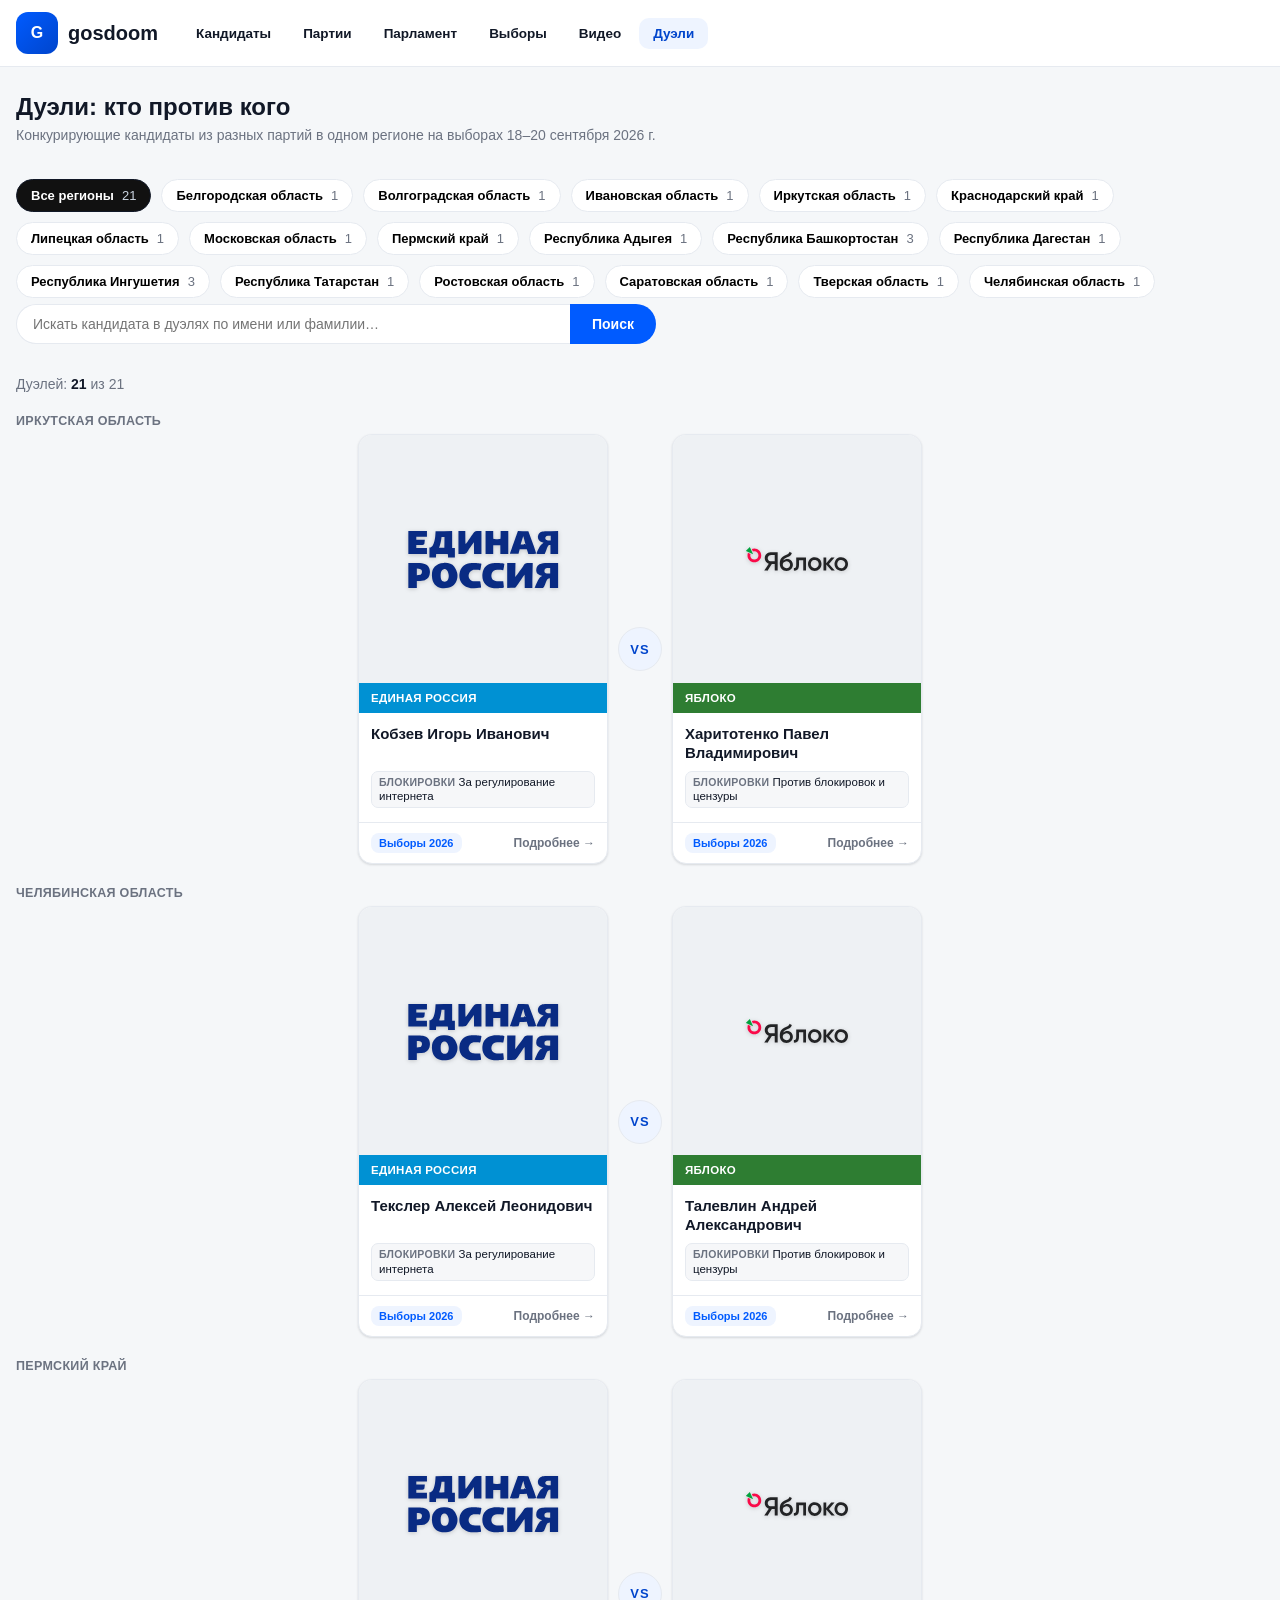
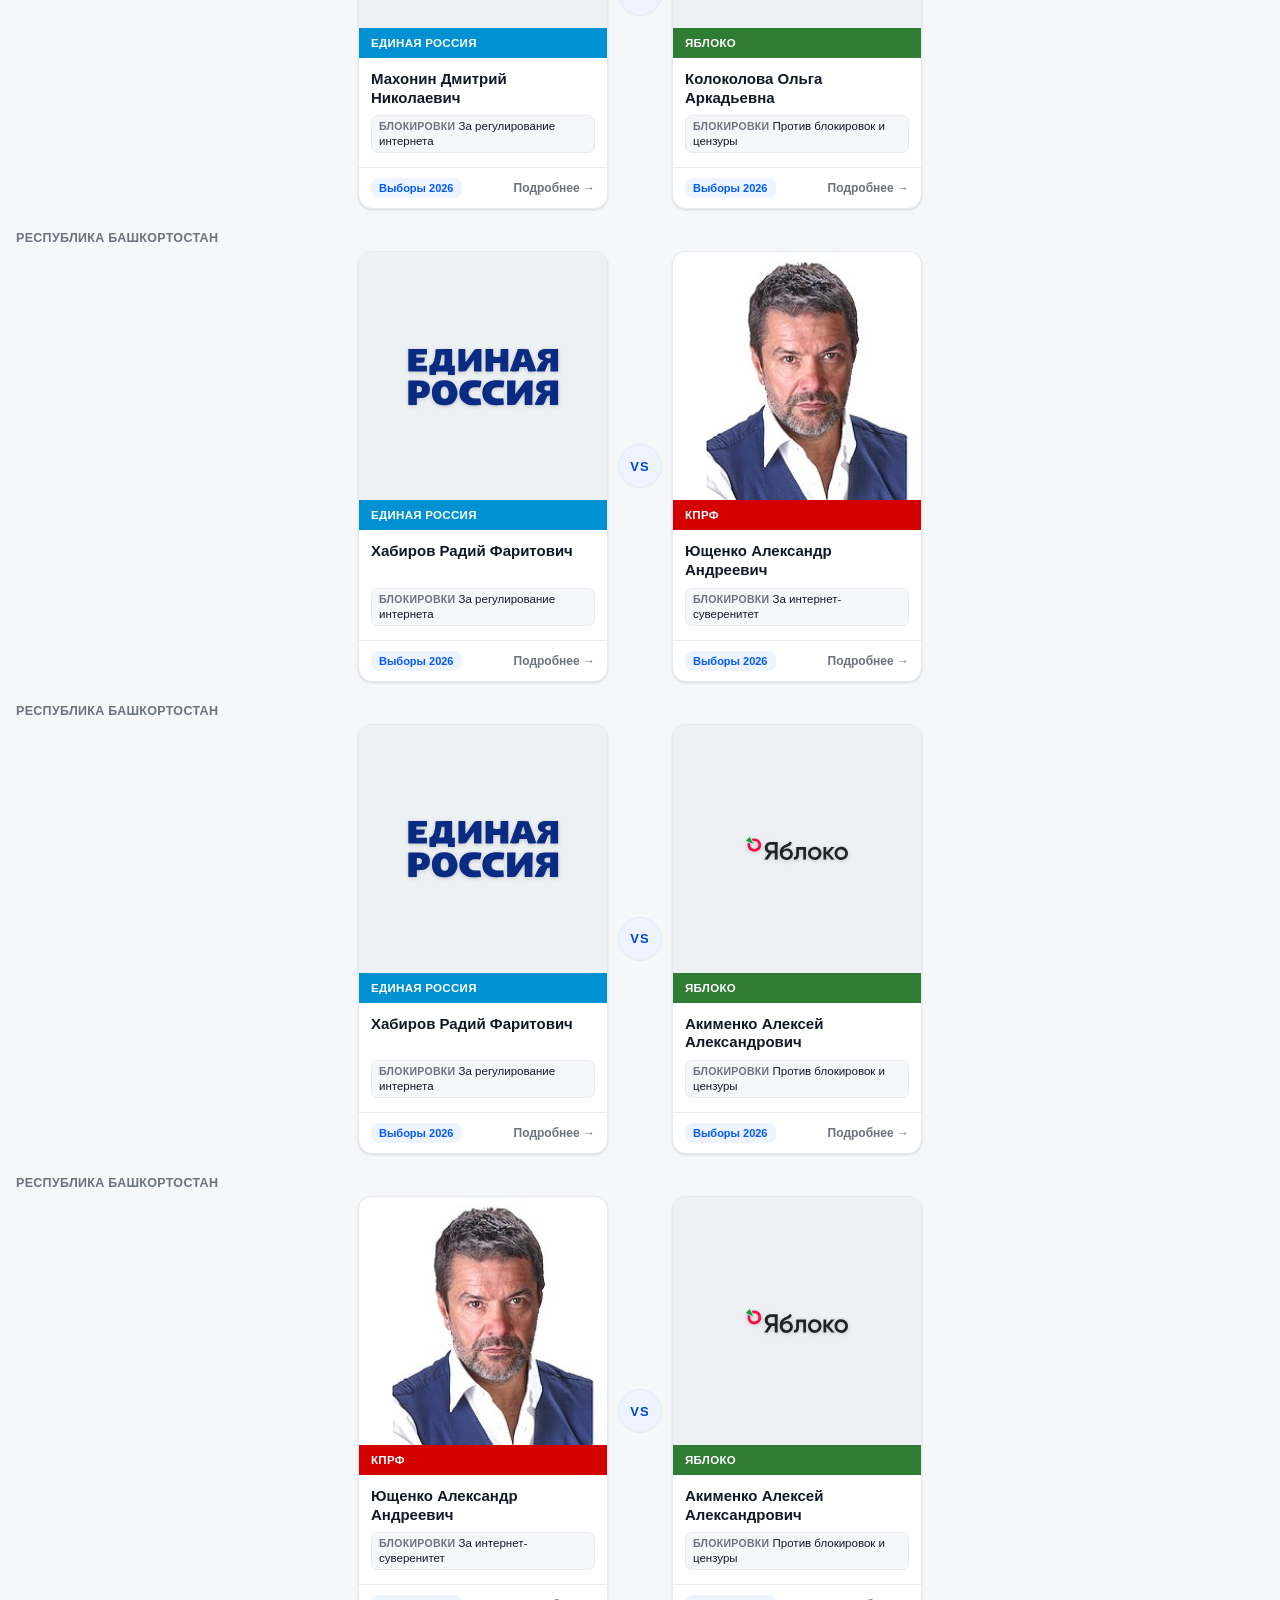
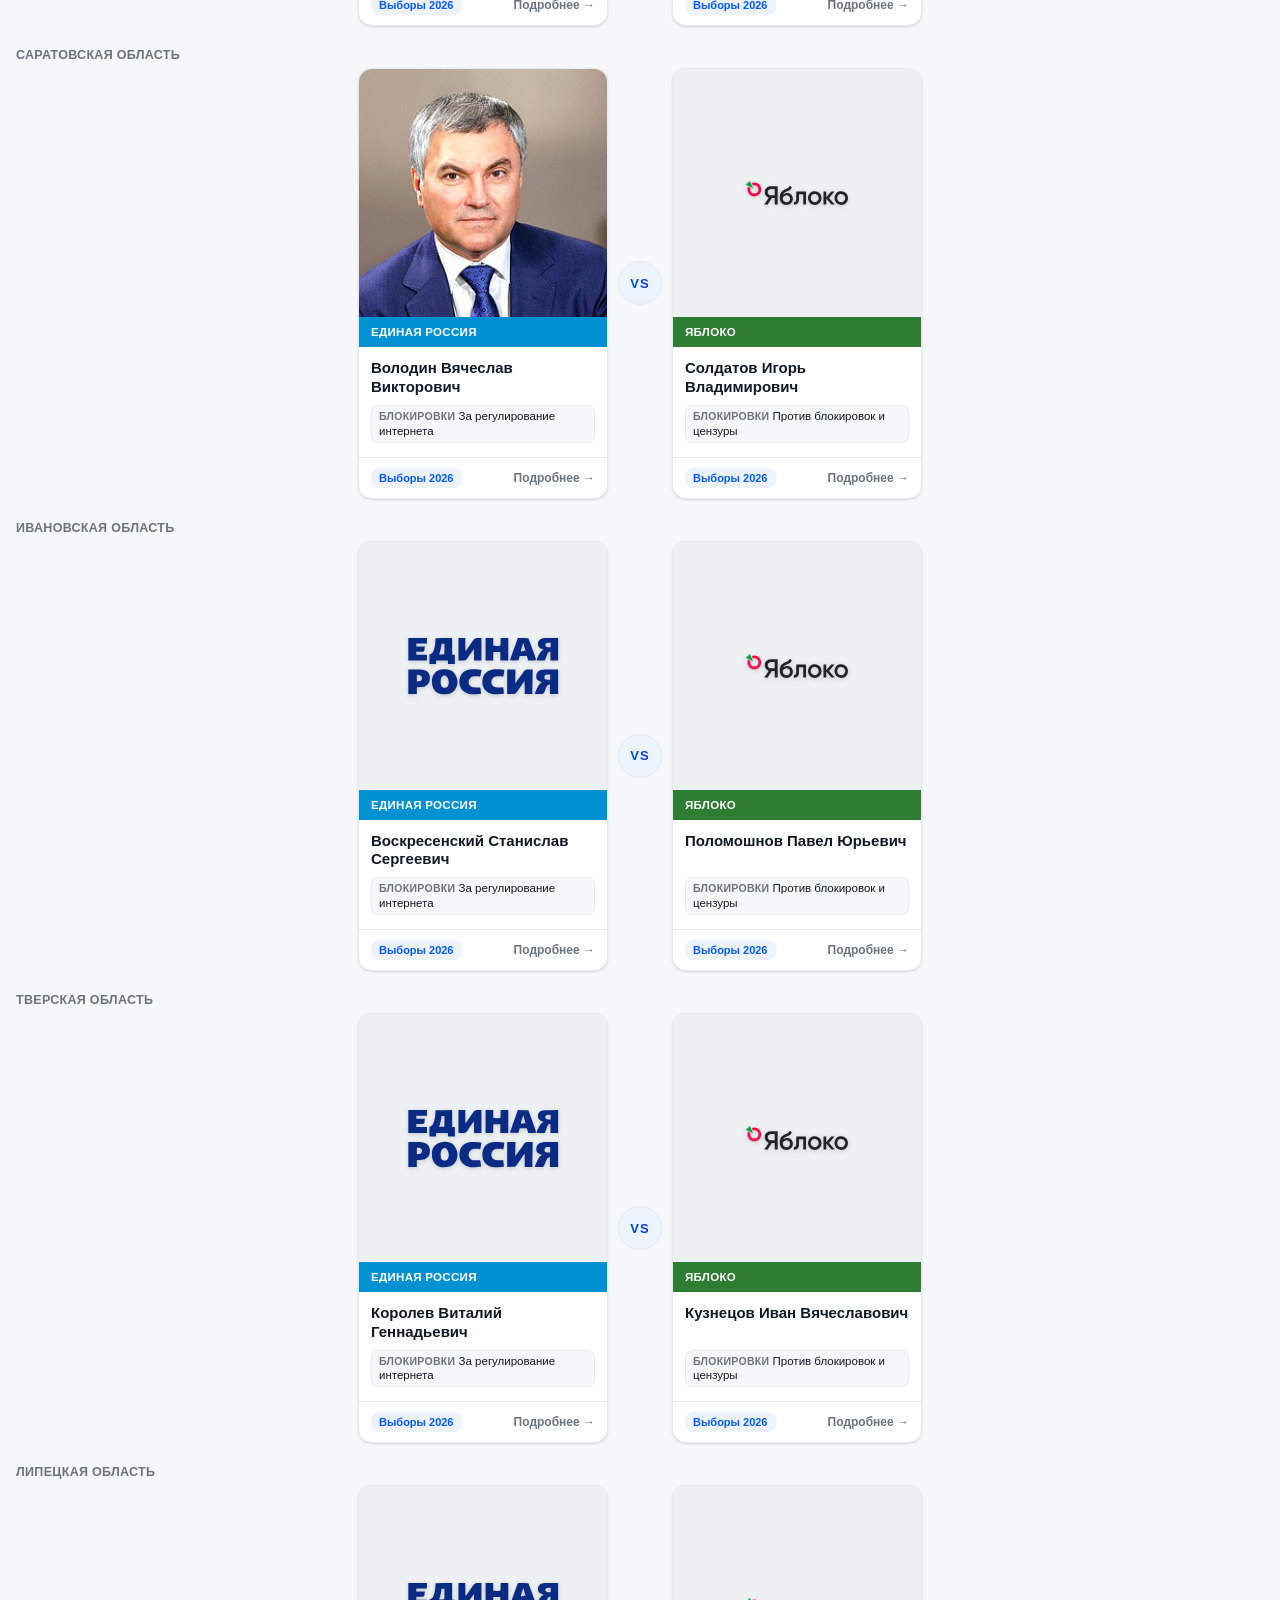
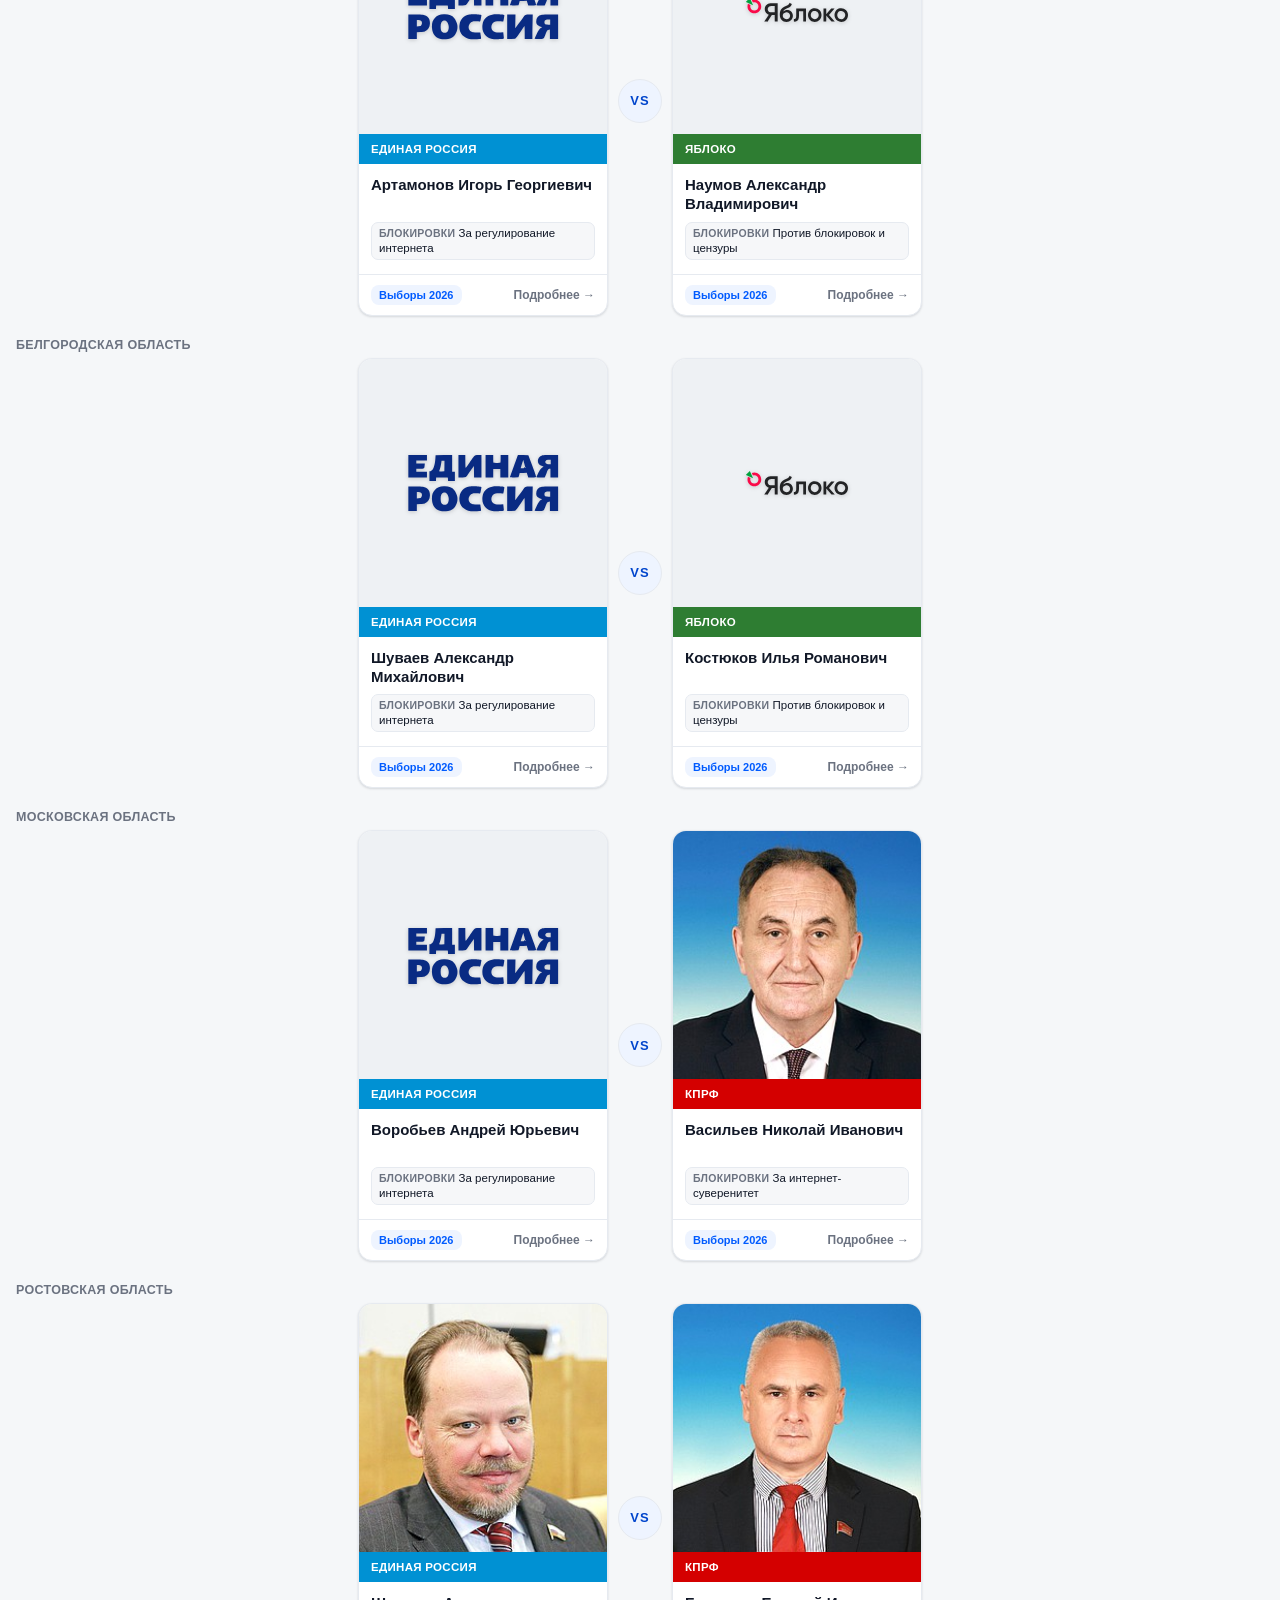
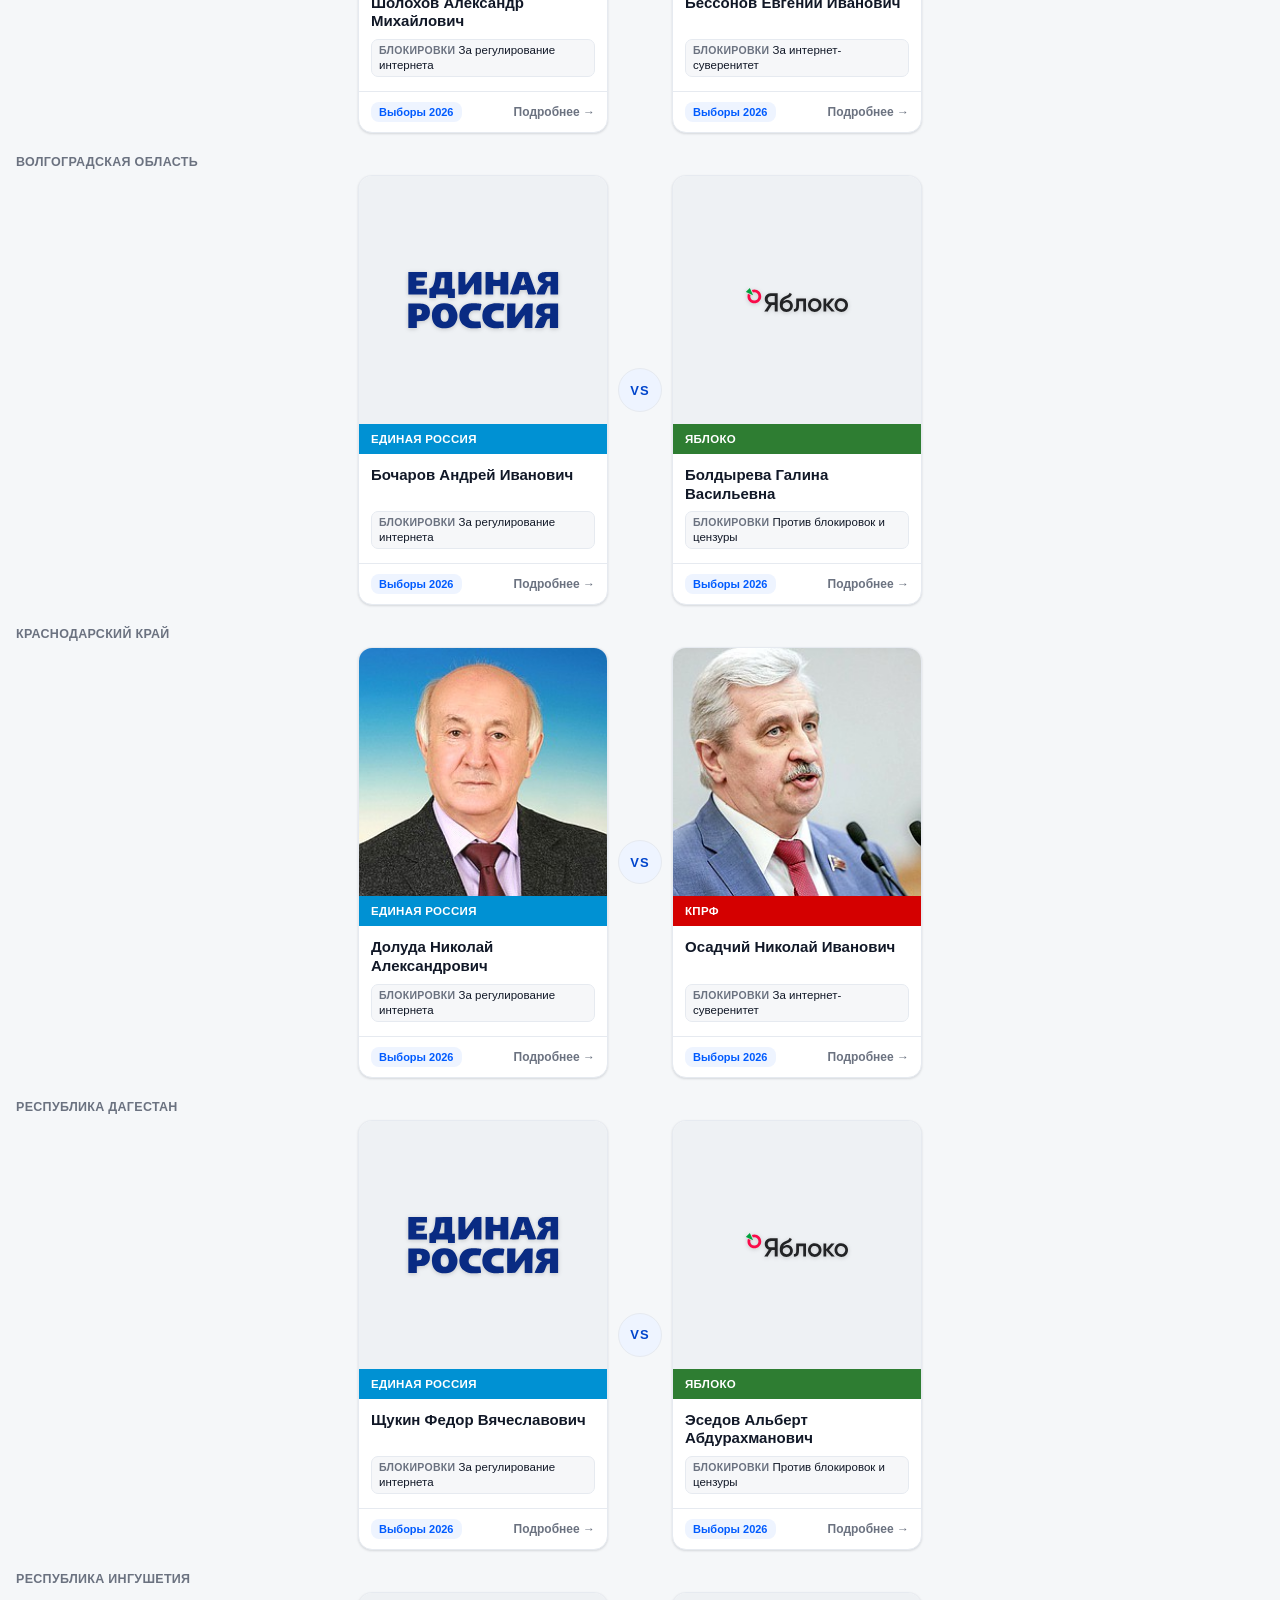
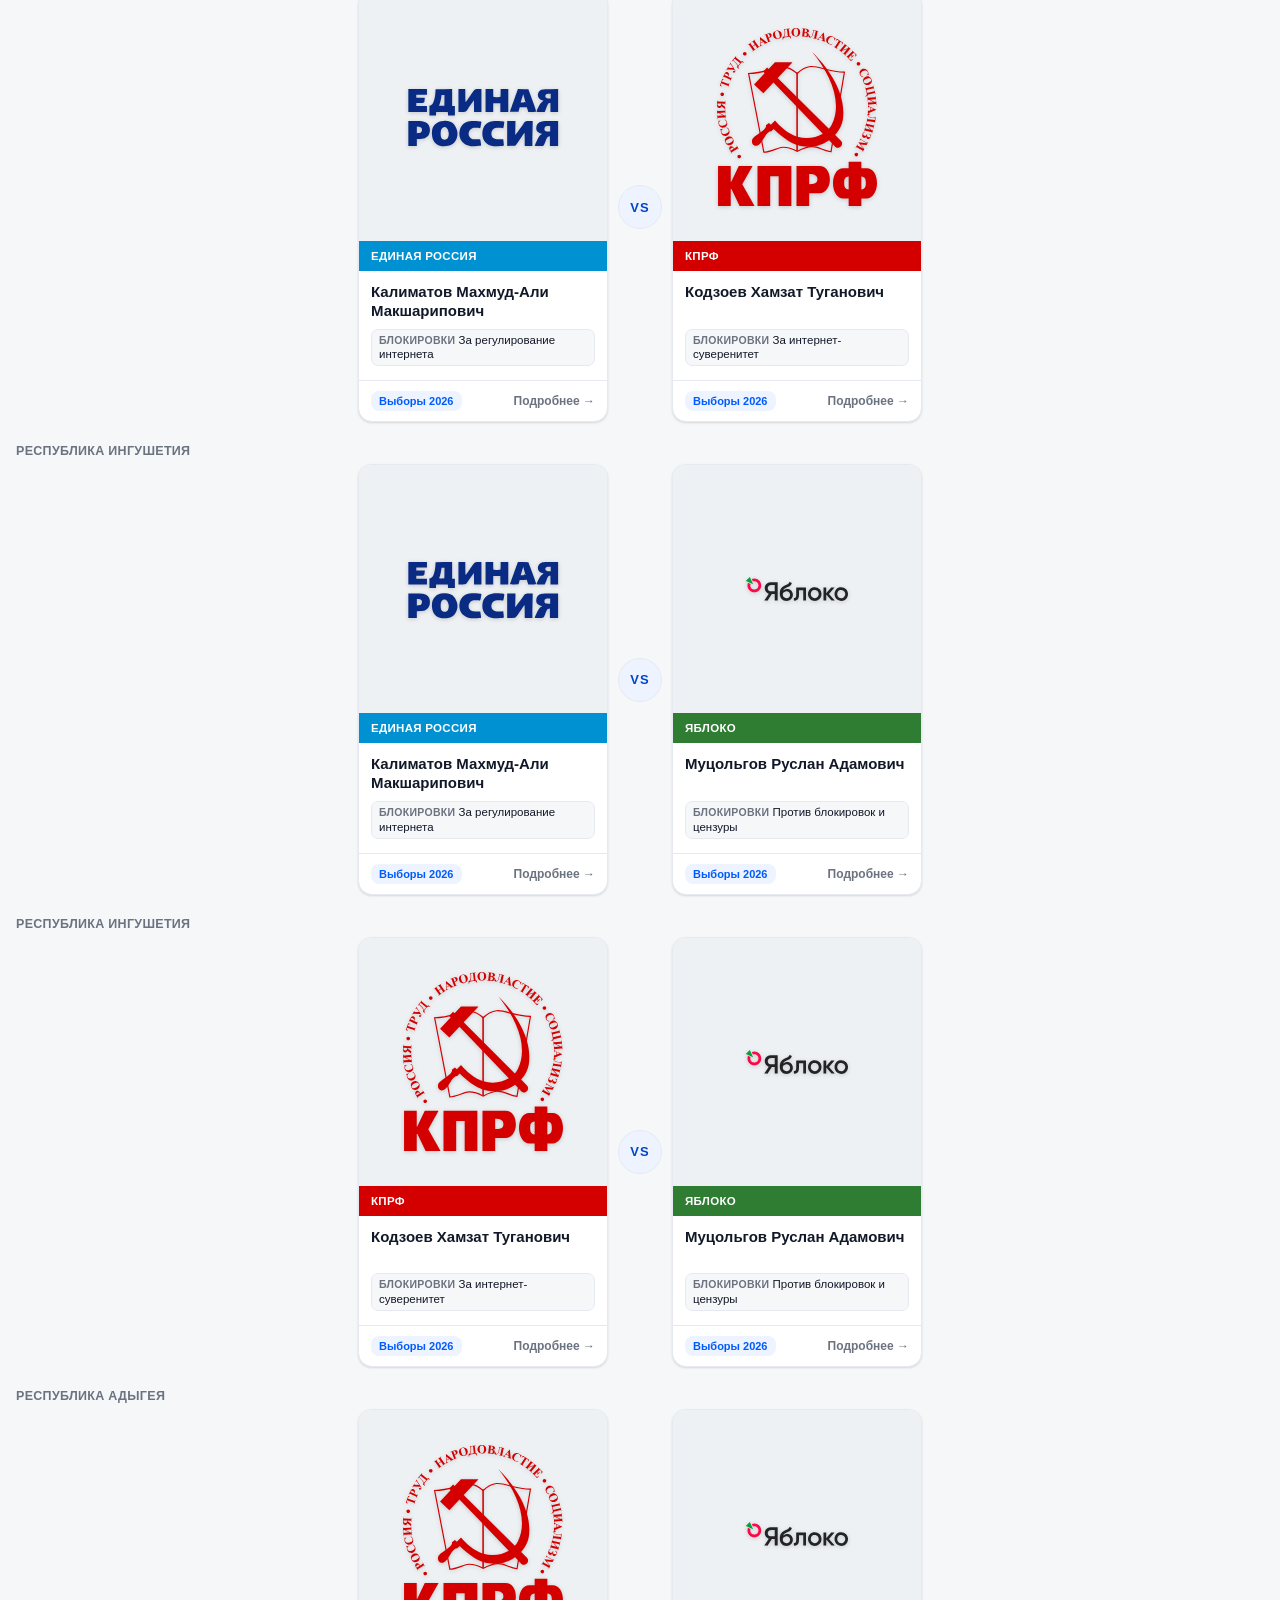
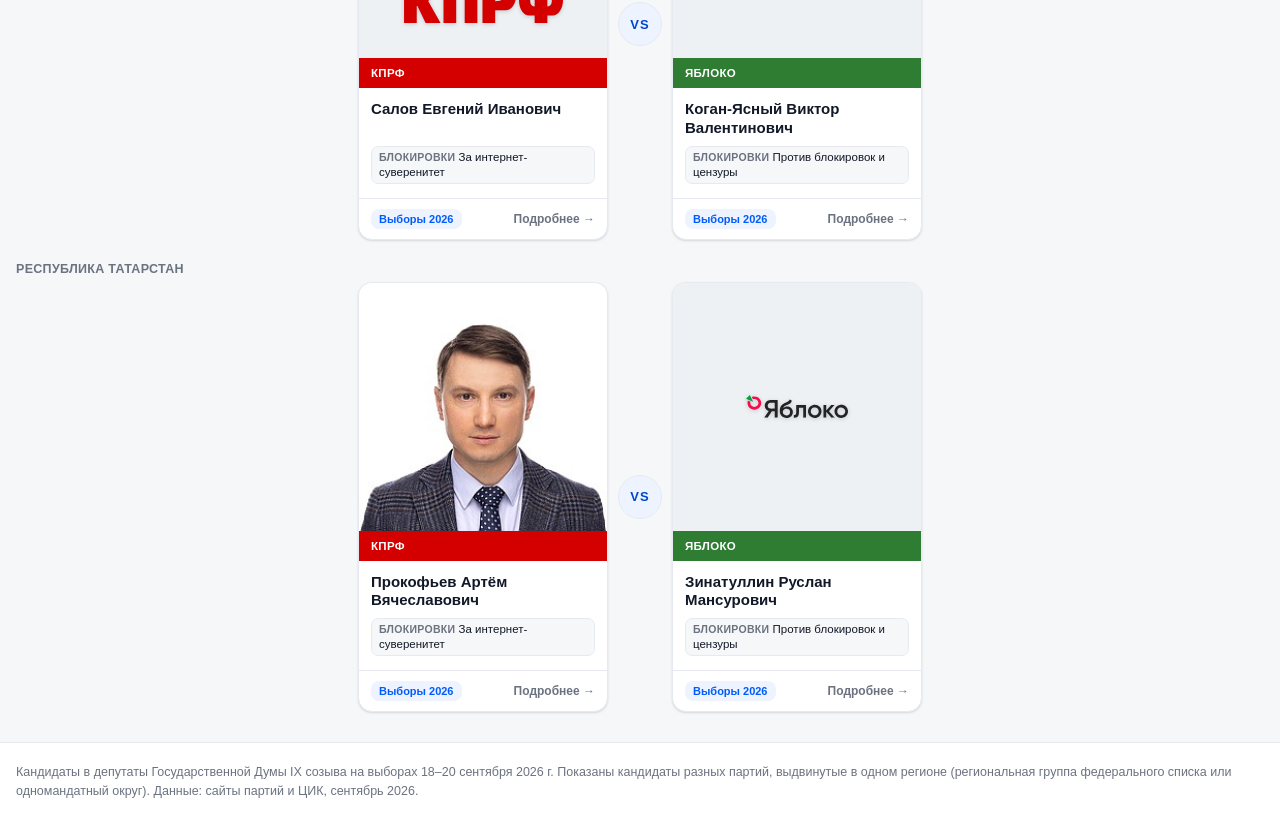
<file: docs/duels.html>
<!DOCTYPE html>
<html lang="ru">
<head>
  <meta charset="UTF-8">
  <meta name="viewport" content="width=device-width, initial-scale=1.0">
  <title>Дуэли кандидатов — кто против кого | ГосДума Маркет</title>
  <link rel="stylesheet" href="static/css/style.css?v=10"></head>
<body>

  <header class="topbar">
    <div class="container topbar__inner">
      <a href="index.html" class="logo">
        <span class="logo__mark">G</span>
        <span class="logo__text">gosdoom</span>
      </a>
      <nav class="topnav" aria-label="Разделы сайта">
        <a href="index.html" class="topnav__link">Кандидаты</a>
        <a href="parties.html" class="topnav__link">Партии</a>
        <a href="parliament.html" class="topnav__link">Парламент</a>
        <a href="process.html" class="topnav__link">Выборы</a>
        <a href="video.html" class="topnav__link">Видео</a>
        <a href="duels.html" class="topnav__link topnav__link--active">Дуэли</a>
      </nav>
    </div>
  </header>

  <main class="container">
    <section class="page-head">
      <h1 class="page-head__title">Дуэли: кто против кого</h1>
      <p class="page-head__sub">Конкурирующие кандидаты из разных партий в одном регионе на выборах 18–20 сентября 2026 г.</p>
    </section>

    <section class="filters">
      <div class="chips" id="duel-region-chips"></div>
    </section>

    <form class="search" id="duel-search-form" autocomplete="off" style="margin:0 0 18px">
      <input id="duel-search-input" type="text" placeholder="Искать кандидата в дуэлях по имени или фамилии…" aria-label="Поиск по кандидату">
      <button type="submit" class="search__btn" aria-label="Найти">Поиск</button>
    </form>

    <section class="toolbar">
      <span class="toolbar__count" id="duel-result-count">…</span>
    </section>

    <section class="duel-list" id="duel-list"></section>

    <div class="empty hidden" id="duel-empty">
      В этом регионе нет данных о соперничестве кандидатов из разных партий.
    </div>
  </main>

  <div class="modal-backdrop hidden" id="modal-backdrop">
    <div class="modal" id="modal" role="dialog" aria-modal="true"></div>
  </div>

  <footer class="footer">
    <div class="container">
      Кандидаты в депутаты Государственной Думы IX созыва на выборах 18–20 сентября 2026 г.
      Показаны кандидаты разных партий, выдвинутые в одном регионе (региональная группа федерального списка или одномандатный округ).
      Данные: сайты партий и ЦИК, сентябрь 2026.
    </div>
  </footer>

  <script src="static/js/duels.js?v=3"></script>
</body>
</html>
</file>
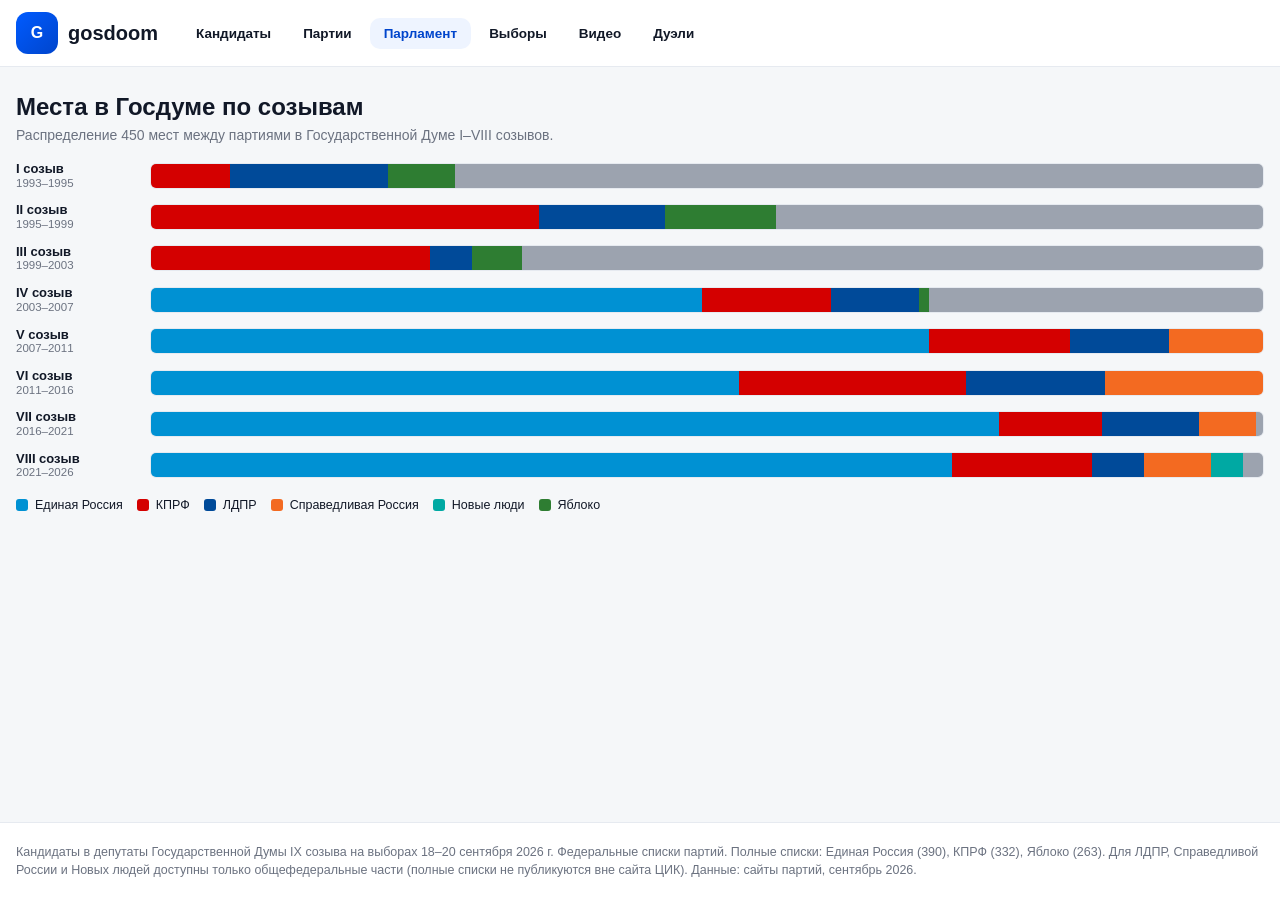
<file: docs/parliament.html>
<!DOCTYPE html>
<html lang="ru">
<head>
  <meta charset="UTF-8">
  <meta name="viewport" content="width=device-width, initial-scale=1.0">
  <title>Места в Госдуме по созывам | ГосДума Маркет</title>
  <link rel="stylesheet" href="static/css/style.css?v=10">
</head>
<body>

  <header class="topbar">
    <div class="container topbar__inner">
      <a href="index.html" class="logo">
        <span class="logo__mark">G</span>
        <span class="logo__text">gosdoom</span>
      </a>
      <nav class="topnav" aria-label="Разделы сайта">
        <a href="index.html" class="topnav__link">Кандидаты</a>
        <a href="parties.html" class="topnav__link">Партии</a>
        <a href="parliament.html" class="topnav__link topnav__link--active">Парламент</a>
        <a href="process.html" class="topnav__link">Выборы</a>
        <a href="video.html" class="topnav__link">Видео</a>
        <a href="duels.html" class="topnav__link">Дуэли</a>
      </nav>
    </div>
  </header>

  <main class="container">
    <section class="page-head">
      <h1 class="page-head__title">Места в Госдуме по созывам</h1>
      <p class="page-head__sub">Распределение 450 мест между партиями в Государственной Думе I–VIII созывов.</p>
    </section>

    <section id="parliament-chart"></section>
  </main>

  <footer class="footer">
    <div class="container">
      Кандидаты в депутаты Государственной Думы IX созыва на выборах 18–20 сентября 2026 г. Федеральные списки партий.
      Полные списки: Единая Россия (390), КПРФ (332), Яблоко (263). Для ЛДПР, Справедливой России и Новых людей
      доступны только общефедеральные части (полные списки не публикуются вне сайта ЦИК). Данные: сайты партий, сентябрь 2026.
    </div>
  </footer>

  <script src="static/js/party-info.js?v=2"></script>
  <script>
    PartyInfo.renderParliament(document.getElementById("parliament-chart"));
  </script>
</body>
</html>
</file>
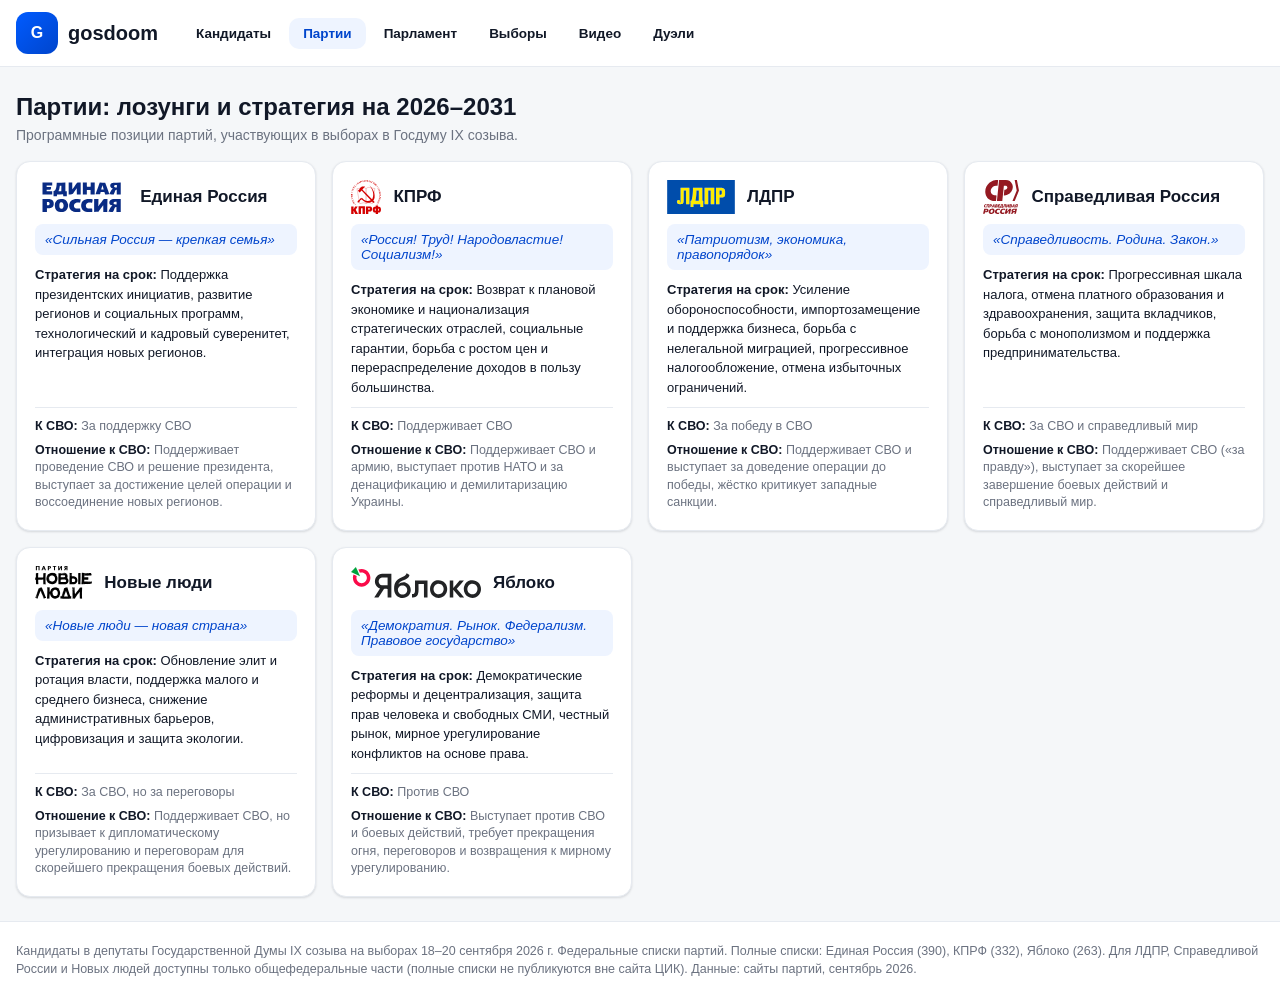
<file: docs/parties.html>
<!DOCTYPE html>
<html lang="ru">
<head>
  <meta charset="UTF-8">
  <meta name="viewport" content="width=device-width, initial-scale=1.0">
  <title>Партии — лозунги и стратегия | ГосДума Маркет</title>
  <link rel="stylesheet" href="static/css/style.css?v=10">
</head>
<body>

  <header class="topbar">
    <div class="container topbar__inner">
      <a href="index.html" class="logo">
        <span class="logo__mark">G</span>
        <span class="logo__text">gosdoom</span>
      </a>
      <nav class="topnav" aria-label="Разделы сайта">
        <a href="index.html" class="topnav__link">Кандидаты</a>
        <a href="parties.html" class="topnav__link topnav__link--active">Партии</a>
        <a href="parliament.html" class="topnav__link">Парламент</a>
        <a href="process.html" class="topnav__link">Выборы</a>
        <a href="video.html" class="topnav__link">Видео</a>
        <a href="duels.html" class="topnav__link">Дуэли</a>
      </nav>
    </div>
  </header>

  <main class="container">
    <section class="page-head">
      <h1 class="page-head__title">Партии: лозунги и стратегия на 2026–2031</h1>
      <p class="page-head__sub">Программные позиции партий, участвующих в выборах в Госдуму IX созыва.</p>
    </section>

    <section class="info-grid" id="parties-list"></section>
  </main>

  <footer class="footer">
    <div class="container">
      Кандидаты в депутаты Государственной Думы IX созыва на выборах 18–20 сентября 2026 г. Федеральные списки партий.
      Полные списки: Единая Россия (390), КПРФ (332), Яблоко (263). Для ЛДПР, Справедливой России и Новых людей
      доступны только общефедеральные части (полные списки не публикуются вне сайта ЦИК). Данные: сайты партий, сентябрь 2026.
    </div>
  </footer>

  <script src="static/js/party-info.js?v=4"></script>
  <script>
    PartyInfo.renderParties(document.getElementById("parties-list"));
  </script>
</body>
</html>
</file>
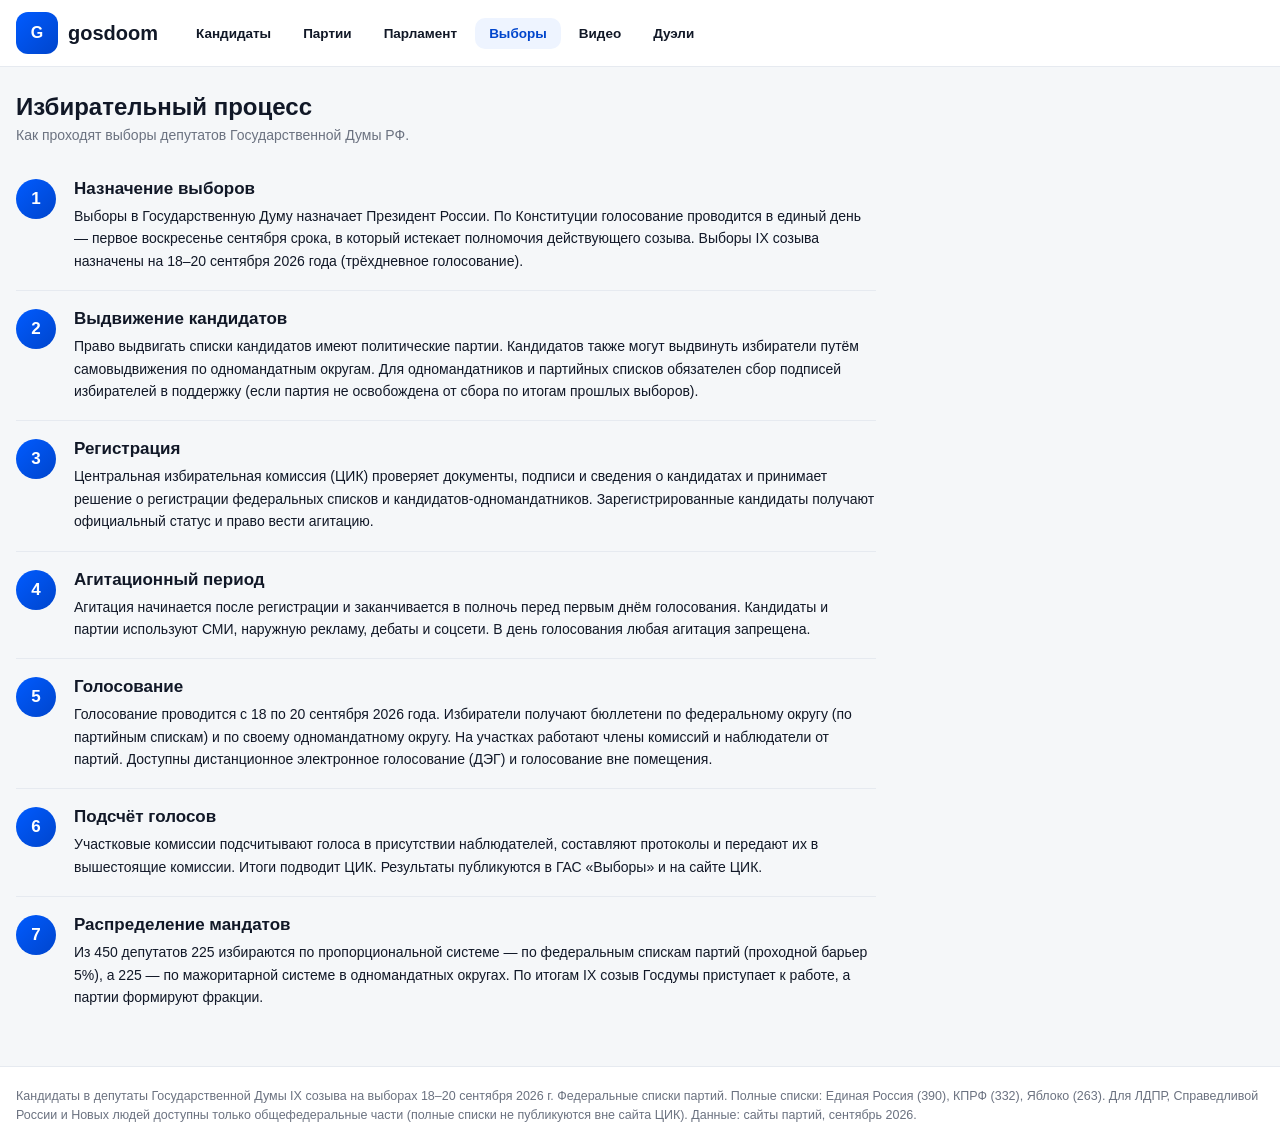
<file: docs/process.html>
<!DOCTYPE html>
<html lang="ru">
<head>
  <meta charset="UTF-8">
  <meta name="viewport" content="width=device-width, initial-scale=1.0">
  <title>Избирательный процесс | ГосДума Маркет</title>
  <link rel="stylesheet" href="static/css/style.css?v=10">
</head>
<body>

  <header class="topbar">
    <div class="container topbar__inner">
      <a href="index.html" class="logo">
        <span class="logo__mark">G</span>
        <span class="logo__text">gosdoom</span>
      </a>
      <nav class="topnav" aria-label="Разделы сайта">
        <a href="index.html" class="topnav__link">Кандидаты</a>
        <a href="parties.html" class="topnav__link">Партии</a>
        <a href="parliament.html" class="topnav__link">Парламент</a>
        <a href="process.html" class="topnav__link topnav__link--active">Выборы</a>
        <a href="video.html" class="topnav__link">Видео</a>
        <a href="duels.html" class="topnav__link">Дуэли</a>
      </nav>
    </div>
  </header>

  <main class="container">
    <section class="page-head">
      <h1 class="page-head__title">Избирательный процесс</h1>
      <p class="page-head__sub">Как проходят выборы депутатов Государственной Думы РФ.</p>
    </section>

    <section class="process">
      <ol class="process__list">
        <li class="process__step">
          <div class="process__step-num">1</div>
          <div class="process__step-body">
            <h2>Назначение выборов</h2>
            <p>Выборы в Государственную Думу назначает Президент России. По Конституции голосование проводится в единый день — первое воскресенье сентября срока, в который истекает полномочия действующего созыва. Выборы IX созыва назначены на 18–20 сентября 2026 года (трёхдневное голосование).</p>
          </div>
        </li>
        <li class="process__step">
          <div class="process__step-num">2</div>
          <div class="process__step-body">
            <h2>Выдвижение кандидатов</h2>
            <p>Право выдвигать списки кандидатов имеют политические партии. Кандидатов также могут выдвинуть избиратели путём самовыдвижения по одномандатным округам. Для одномандатников и партийных списков обязателен сбор подписей избирателей в поддержку (если партия не освобождена от сбора по итогам прошлых выборов).</p>
          </div>
        </li>
        <li class="process__step">
          <div class="process__step-num">3</div>
          <div class="process__step-body">
            <h2>Регистрация</h2>
            <p>Центральная избирательная комиссия (ЦИК) проверяет документы, подписи и сведения о кандидатах и принимает решение о регистрации федеральных списков и кандидатов-одномандатников. Зарегистрированные кандидаты получают официальный статус и право вести агитацию.</p>
          </div>
        </li>
        <li class="process__step">
          <div class="process__step-num">4</div>
          <div class="process__step-body">
            <h2>Агитационный период</h2>
            <p>Агитация начинается после регистрации и заканчивается в полночь перед первым днём голосования. Кандидаты и партии используют СМИ, наружную рекламу, дебаты и соцсети. В день голосования любая агитация запрещена.</p>
          </div>
        </li>
        <li class="process__step">
          <div class="process__step-num">5</div>
          <div class="process__step-body">
            <h2>Голосование</h2>
            <p>Голосование проводится с 18 по 20 сентября 2026 года. Избиратели получают бюллетени по федеральному округу (по партийным спискам) и по своему одномандатному округу. На участках работают члены комиссий и наблюдатели от партий. Доступны дистанционное электронное голосование (ДЭГ) и голосование вне помещения.</p>
          </div>
        </li>
        <li class="process__step">
          <div class="process__step-num">6</div>
          <div class="process__step-body">
            <h2>Подсчёт голосов</h2>
            <p>Участковые комиссии подсчитывают голоса в присутствии наблюдателей, составляют протоколы и передают их в вышестоящие комиссии. Итоги подводит ЦИК. Результаты публикуются в ГАС «Выборы» и на сайте ЦИК.</p>
          </div>
        </li>
        <li class="process__step">
          <div class="process__step-num">7</div>
          <div class="process__step-body">
            <h2>Распределение мандатов</h2>
            <p>Из 450 депутатов 225 избираются по пропорциональной системе — по федеральным спискам партий (проходной барьер 5%), а 225 — по мажоритарной системе в одномандатных округах. По итогам IX созыв Госдумы приступает к работе, а партии формируют фракции.</p>
          </div>
        </li>
      </ol>
    </section>
  </main>

  <footer class="footer">
    <div class="container">
      Кандидаты в депутаты Государственной Думы IX созыва на выборах 18–20 сентября 2026 г. Федеральные списки партий.
      Полные списки: Единая Россия (390), КПРФ (332), Яблоко (263). Для ЛДПР, Справедливой России и Новых людей
      доступны только общефедеральные части (полные списки не публикуются вне сайта ЦИК). Данные: сайты партий, сентябрь 2026.
    </div>
  </footer>

</body>
</html>
</file>
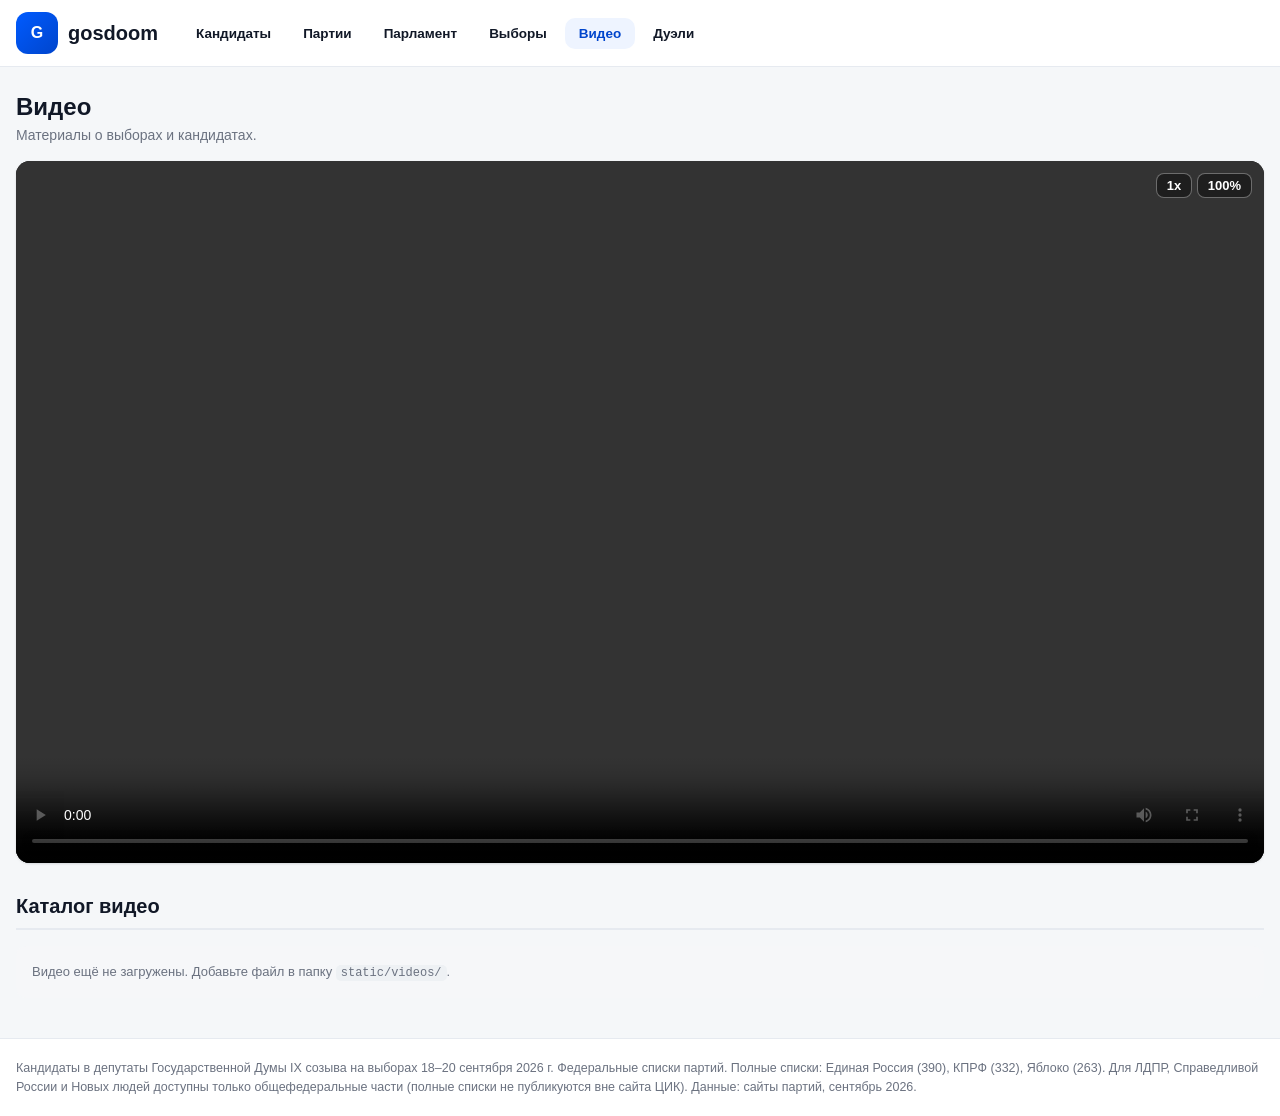
<file: docs/video.html>
<!DOCTYPE html>
<html lang="ru">
<head>
  <meta charset="UTF-8">
  <meta name="viewport" content="width=device-width, initial-scale=1.0">
  <title>Видео | ГосДума Маркет</title>
  <link rel="stylesheet" href="static/css/style.css?v=10">
</head>
<body>

  <header class="topbar">
    <div class="container topbar__inner">
      <a href="index.html" class="logo">
        <span class="logo__mark">G</span>
        <span class="logo__text">gosdoom</span>
      </a>
      <nav class="topnav" aria-label="Разделы сайта">
        <a href="index.html" class="topnav__link">Кандидаты</a>
        <a href="parties.html" class="topnav__link">Партии</a>
        <a href="parliament.html" class="topnav__link">Парламент</a>
        <a href="process.html" class="topnav__link">Выборы</a>
        <a href="video.html" class="topnav__link topnav__link--active">Видео</a>
        <a href="duels.html" class="topnav__link">Дуэли</a>
      </nav>
    </div>
  </header>

  <main class="container">

    <section class="page-head">
      <h1 class="page-head__title">Видео</h1>
      <p class="page-head__sub">Материалы о выборах и кандидатах.</p>
    </section>

    <section class="video-box">
      <div class="video-player">
        <video id="player" controls preload="metadata">
          <p>Ваш браузер не поддерживает встроенное видео.</p>
        </video>
        <div class="video-player__caption" id="player-caption"></div>
        <div class="video-player__speed">
          <button type="button" class="speed-btn" data-speed="1" aria-label="Скорость воспроизведения">1x</button>
          <button type="button" class="speed-btn" id="vol-btn" aria-label="Усиление громкости" title="Усиление громкости: 100 / 150 / 200%">100%</button>
        </div>
      </div>
    </section>

    <section class="video-catalog">
      <h2 class="video-catalog__title" id="catalog-title">Каталог видео</h2>
      <div class="video-grid" id="video-grid">
        <div class="video-empty">Видео ещё не загружены. Добавьте файл в папку <code>static/videos/</code>.</div>
      </div>
    </section>

  </main>

  <footer class="footer">
    <div class="container">
      Кандидаты в депутаты Государственной Думы IX созыва на выборах 18–20 сентября 2026 г. Федеральные списки партий.
      Полные списки: Единая Россия (390), КПРФ (332), Яблоко (263). Для ЛДПР, Справедливой России и Новых людей
      доступны только общефедеральные части (полные списки не публикуются вне сайта ЦИК). Данные: сайты партий, сентябрь 2026.
    </div>
  </footer>

  <script src="static/js/video.js?v=4"></script>
</body>
</html>
</file>
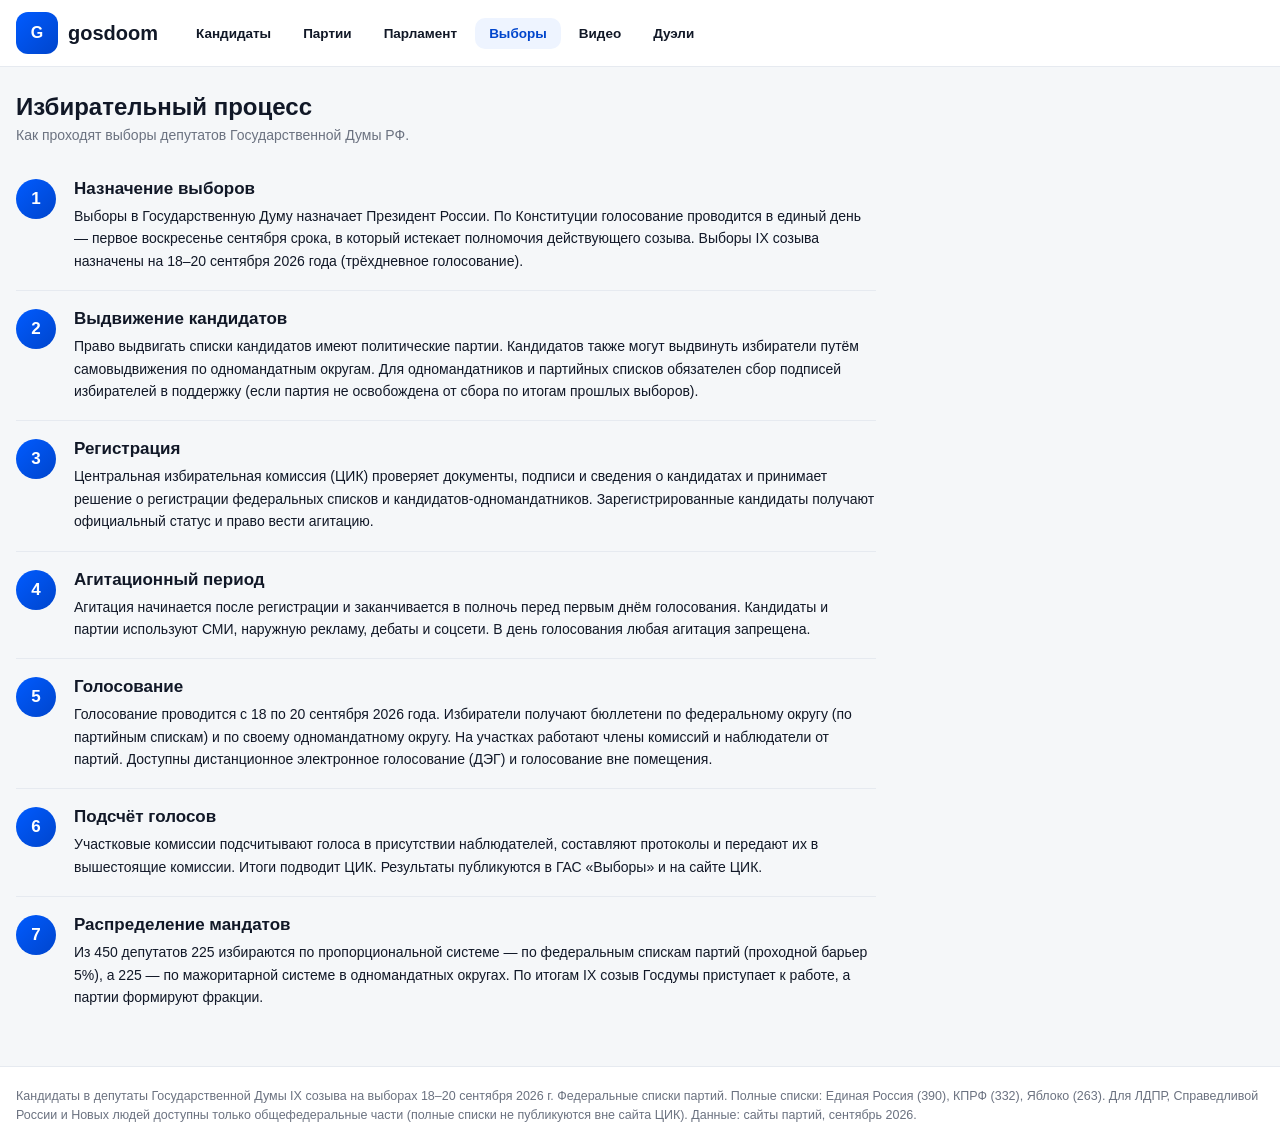
<file: templates/process.html>
<!DOCTYPE html>
<html lang="ru">
<head>
  <meta charset="UTF-8">
  <meta name="viewport" content="width=device-width, initial-scale=1.0">
  <title>Избирательный процесс | ГосДума Маркет</title>
  <link rel="stylesheet" href="/static/css/style.css?v=10">
</head>
<body>

  <header class="topbar">
    <div class="container topbar__inner">
      <a href="/" class="logo">
        <span class="logo__mark">G</span>
        <span class="logo__text">gosdoom</span>
      </a>
      <nav class="topnav" aria-label="Разделы сайта">
        <a href="/" class="topnav__link">Кандидаты</a>
        <a href="/parties" class="topnav__link">Партии</a>
        <a href="/parliament" class="topnav__link">Парламент</a>
        <a href="/process" class="topnav__link topnav__link--active">Выборы</a>
        <a href="/video" class="topnav__link">Видео</a>
        <a href="/duels" class="topnav__link">Дуэли</a>
      </nav>
    </div>
  </header>

  <main class="container">
    <section class="page-head">
      <h1 class="page-head__title">Избирательный процесс</h1>
      <p class="page-head__sub">Как проходят выборы депутатов Государственной Думы РФ.</p>
    </section>

    <section class="process">
      <ol class="process__list">
        <li class="process__step">
          <div class="process__step-num">1</div>
          <div class="process__step-body">
            <h2>Назначение выборов</h2>
            <p>Выборы в Государственную Думу назначает Президент России. По Конституции голосование проводится в единый день — первое воскресенье сентября срока, в который истекает полномочия действующего созыва. Выборы IX созыва назначены на 18–20 сентября 2026 года (трёхдневное голосование).</p>
          </div>
        </li>
        <li class="process__step">
          <div class="process__step-num">2</div>
          <div class="process__step-body">
            <h2>Выдвижение кандидатов</h2>
            <p>Право выдвигать списки кандидатов имеют политические партии. Кандидатов также могут выдвинуть избиратели путём самовыдвижения по одномандатным округам. Для одномандатников и партийных списков обязателен сбор подписей избирателей в поддержку (если партия не освобождена от сбора по итогам прошлых выборов).</p>
          </div>
        </li>
        <li class="process__step">
          <div class="process__step-num">3</div>
          <div class="process__step-body">
            <h2>Регистрация</h2>
            <p>Центральная избирательная комиссия (ЦИК) проверяет документы, подписи и сведения о кандидатах и принимает решение о регистрации федеральных списков и кандидатов-одномандатников. Зарегистрированные кандидаты получают официальный статус и право вести агитацию.</p>
          </div>
        </li>
        <li class="process__step">
          <div class="process__step-num">4</div>
          <div class="process__step-body">
            <h2>Агитационный период</h2>
            <p>Агитация начинается после регистрации и заканчивается в полночь перед первым днём голосования. Кандидаты и партии используют СМИ, наружную рекламу, дебаты и соцсети. В день голосования любая агитация запрещена.</p>
          </div>
        </li>
        <li class="process__step">
          <div class="process__step-num">5</div>
          <div class="process__step-body">
            <h2>Голосование</h2>
            <p>Голосование проводится с 18 по 20 сентября 2026 года. Избиратели получают бюллетени по федеральному округу (по партийным спискам) и по своему одномандатному округу. На участках работают члены комиссий и наблюдатели от партий. Доступны дистанционное электронное голосование (ДЭГ) и голосование вне помещения.</p>
          </div>
        </li>
        <li class="process__step">
          <div class="process__step-num">6</div>
          <div class="process__step-body">
            <h2>Подсчёт голосов</h2>
            <p>Участковые комиссии подсчитывают голоса в присутствии наблюдателей, составляют протоколы и передают их в вышестоящие комиссии. Итоги подводит ЦИК. Результаты публикуются в ГАС «Выборы» и на сайте ЦИК.</p>
          </div>
        </li>
        <li class="process__step">
          <div class="process__step-num">7</div>
          <div class="process__step-body">
            <h2>Распределение мандатов</h2>
            <p>Из 450 депутатов 225 избираются по пропорциональной системе — по федеральным спискам партий (проходной барьер 5%), а 225 — по мажоритарной системе в одномандатных округах. По итогам IX созыв Госдумы приступает к работе, а партии формируют фракции.</p>
          </div>
        </li>
      </ol>
    </section>
  </main>

  <footer class="footer">
    <div class="container">
      Кандидаты в депутаты Государственной Думы IX созыва на выборах 18–20 сентября 2026 г. Федеральные списки партий.
      Полные списки: Единая Россия (390), КПРФ (332), Яблоко (263). Для ЛДПР, Справедливой России и Новых людей
      доступны только общефедеральные части (полные списки не публикуются вне сайта ЦИК). Данные: сайты партий, сентябрь 2026.
    </div>
  </footer>

</body>
</html>
</file>
<file: docs/static/css/style.css>
:root {
  --primary: #005bff;
  --primary-dark: #0045cc;
  --bg: #f5f7f9;
  --card-bg: #ffffff;
  --border: #e6eaf0;
  --text: #111827;
  --muted: #6b7280;
  --radius: 14px;
  --shadow: 0 1px 2px rgba(16, 24, 40, .06), 0 1px 3px rgba(16, 24, 40, .08);
  --shadow-hover: 0 8px 24px rgba(16, 24, 40, .14);
}

* { box-sizing: border-box; margin: 0; padding: 0; }

html, body { height: 100%; }

body {
  font-family: "Segoe UI", Roboto, Arial, sans-serif;
  background: var(--bg);
  color: var(--text);
  display: flex;
  flex-direction: column;
  min-height: 100vh;
}

.container { width: min(1320px, 100% - 32px); margin: 0 auto; }

.hidden { display: none !important; }

/* ---------- topbar ---------- */
.topbar {
  background: #fff;
  border-bottom: 1px solid var(--border);
  position: sticky;
  top: 0;
  z-index: 20;
}
.topbar__inner {
  display: flex;
  align-items: center;
  gap: 24px;
  padding: 12px 0;
}
.logo { display: flex; align-items: center; gap: 10px; text-decoration: none; color: var(--text); flex-shrink: 0; }
.logo__mark {
  width: 42px; height: 42px; border-radius: 12px;
  background: linear-gradient(135deg, var(--primary), var(--primary-dark));
  color: #fff; font-weight: 800; font-size: 16px;
  display: flex; align-items: center; justify-content: center;
}
.logo__text { font-weight: 800; font-size: 20px; line-height: 1; }
.logo__sub { display: block; font-size: 11px; font-weight: 600; color: var(--primary); letter-spacing: .4px; }

.topnav { display: flex; align-items: center; gap: 4px; flex-shrink: 0; }
.topnav__link {
  padding: 8px 14px; border-radius: 10px;
  font-size: 13.5px; font-weight: 600; color: var(--text);
  text-decoration: none; transition: background .15s;
}
.topnav__link:hover { background: #eef1f4; }
.topnav__link--active { background: #eef4ff; color: var(--primary-dark); }

.search { display: flex; flex: 1; max-width: 640px; }
.search input {
  flex: 1; padding: 11px 16px; border: 1px solid var(--border);
  border-right: 0; border-radius: 24px 0 0 24px; font-size: 14px; outline: none;
}
.search input:focus { border-color: var(--primary); }
.search__btn {
  padding: 11px 22px; border: none; border-radius: 0 24px 24px 0;
  background: var(--primary); color: #fff; font-size: 14px; font-weight: 600; cursor: pointer;
}
.search__btn:hover { background: var(--primary-dark); }

.topbar__info { margin-left: auto; flex-shrink: 0; }
.topbar__stat {
  background: #eef4ff; color: var(--primary-dark); font-weight: 700;
  padding: 8px 14px; border-radius: 20px; font-size: 13px; white-space: nowrap;
}

/* ---------- filters ---------- */
.filters { padding: 18px 0 6px; }
.chips { display: flex; flex-wrap: wrap; gap: 10px; }
.chip {
  display: inline-flex; align-items: center; gap: 8px;
  padding: 8px 14px; border-radius: 22px; border: 1px solid var(--border);
  background: #fff; cursor: pointer; font-size: 13px; font-weight: 600;
  transition: box-shadow .15s, transform .05s;
}
.chip:hover { box-shadow: var(--shadow); }
.chip.active { border-color: var(--text); background: #111; color: #fff; }
.chip__dot { width: 12px; height: 12px; border-radius: 50%; flex-shrink: 0; }
.chip__count { color: var(--muted); font-weight: 500; }
.chip.active .chip__count { color: #cbd5e1; }

/* ---------- toolbar ---------- */
.toolbar {
  display: flex; align-items: center; justify-content: space-between;
  padding: 14px 0; gap: 16px;
}
.toolbar__count { color: var(--muted); font-size: 14px; }
.toolbar__count b { color: var(--text); }
.toolbar__sort { font-size: 13px; color: var(--muted); display: flex; align-items: center; gap: 8px; }
.toolbar__sort select {
  padding: 8px 10px; border: 1px solid var(--border); border-radius: 10px;
  background: #fff; font-size: 13px; color: var(--text);
}

/* ---------- grid & cards ---------- */
.grid {
  display: grid;
  grid-template-columns: repeat(auto-fill, minmax(205px, 1fr));
  gap: 16px;
  padding-bottom: 40px;
}

.card {
  background: var(--card-bg);
  border: 1px solid var(--border);
  border-radius: var(--radius);
  overflow: hidden;
  cursor: pointer;
  box-shadow: var(--shadow);
  transition: transform .15s ease, box-shadow .15s ease;
  display: flex;
  flex-direction: column;
}
.card:hover { transform: translateY(-3px); box-shadow: var(--shadow-hover); }

.card__media {
  position: relative;
  aspect-ratio: 1 / 1;
  background: #eef1f4;
  overflow: hidden;
}
.card__img {
  width: 100%; height: 100%; object-fit: cover;
  display: block;
  transition: transform .2s ease;
}
.card:hover .card__img { transform: scale(1.04); }

.card__fallback {
  width: 100%; height: 100%;
  display: flex; align-items: center; justify-content: center;
  font-size: 42px; font-weight: 800; color: #fff;
  letter-spacing: 1px;
}
.card__logo {
  max-width: 72%; max-height: 72%;
  object-fit: contain;
  filter: drop-shadow(0 1px 2px rgba(0,0,0,.18));
}
.card__logo--lg {
  max-width: 58%; max-height: 58%;
  filter: drop-shadow(0 2px 4px rgba(0,0,0,.22));
}

.party-bar {
  display: flex; align-items: center; gap: 8px;
  color: #fff; font-size: 11.5px; font-weight: 700;
  padding: 7px 12px;
  letter-spacing: .3px;
  text-transform: uppercase;
  min-height: 30px;
}
.party-bar__dot { width: 9px; height: 9px; border-radius: 50%; background: rgba(255,255,255,.55); }

.card__body { padding: 12px 12px 14px; display: flex; flex-direction: column; gap: 6px; flex: 1; }
.card__name {
  font-size: 15px; font-weight: 700; line-height: 1.25;
  display: -webkit-box; -webkit-line-clamp: 2; -webkit-box-orient: vertical; overflow: hidden;
  min-height: 2.5em;
}
.card__meta { font-size: 12.5px; color: var(--muted); }
.card__meta b { color: var(--text); font-weight: 600; }
.card__committee {
  font-size: 12.5px; color: var(--muted);
  white-space: nowrap; overflow: hidden; text-overflow: ellipsis;
}
.card__stances {
  display: flex; flex-direction: column; gap: 4px; margin-top: 2px;
}
.card__stance {
  font-size: 11.5px; color: var(--text); line-height: 1.3;
  background: #f6f7f9; border: 1px solid var(--border); border-radius: 7px;
  padding: 3px 7px; cursor: help;
}
.card__stance b { font-size: 10.5px; text-transform: uppercase; letter-spacing: .3px; color: var(--muted); font-weight: 700; }
.card__stance--own { background: #eef4ff; border-color: var(--primary); }

/* ---------- duels ---------- */
.duel-list { display: grid; gap: 22px; padding: 8px 0 30px; }
.duel-row { display: grid; gap: 6px; }
.duel-region { font-size: 12.5px; font-weight: 700; color: var(--muted); text-transform: uppercase; letter-spacing: .3px; }
.duel {
  display: flex;
  align-items: stretch;
  justify-content: center;
  gap: 10px;
}

.duel .card {
  width: min(250px, 100%);
  z-index: 1;
}
.duel .card:hover { transform: translateY(-3px); box-shadow: var(--shadow-hover); z-index: 2; }
.duel .card:hover .card__img { transform: scale(1.04); }

.duel__vs {
  display: flex; align-items: center; justify-content: center;
}
.duel__vs span {
  font-size: 13px; font-weight: 900; letter-spacing: 1px; color: var(--primary-dark);
  background: #eef4ff; border: 1px solid var(--border); border-radius: 50%;
  width: 44px; height: 44px; display: flex; align-items: center; justify-content: center;
}

.card__footer {
  margin-top: auto;
  padding: 10px 12px;
  border-top: 1px solid var(--border);
  display: flex; align-items: center; justify-content: space-between;
  gap: 8px;
}
.card__badge {
  font-size: 11px; font-weight: 700; color: var(--primary);
  background: #eef4ff; border-radius: 8px; padding: 4px 8px;
}
.card__more { font-size: 12px; font-weight: 600; color: var(--muted); }

.empty {
  text-align: center; color: var(--muted); padding: 60px 0; font-size: 15px;
}

/* ---------- modal ---------- */
.modal-backdrop {
  position: fixed; inset: 0; background: rgba(15, 23, 42, .55);
  display: flex; align-items: center; justify-content: center;
  z-index: 50; padding: 20px;
}
.modal {
  background: #fff; border-radius: 18px; max-width: 560px; width: 100%;
  overflow: hidden; box-shadow: 0 24px 60px rgba(0,0,0,.25);
  max-height: 90vh; overflow-y: auto;
}
.modal__top { position: relative; }
.modal__img {
  width: 100%; aspect-ratio: 1.4/1; object-fit: cover; display: block; background: #eef1f4;
}
.modal__close {
  position: absolute; top: 12px; right: 12px; width: 36px; height: 36px;
  border-radius: 50%; border: none; background: rgba(255,255,255,.9);
  font-size: 18px; cursor: pointer; box-shadow: var(--shadow);
}
.modal__body { padding: 20px 22px 24px; }
.modal__party {
  display: inline-flex; align-items: center; gap: 8px;
  color: #fff; font-weight: 700; font-size: 12px; text-transform: uppercase;
  padding: 6px 12px; border-radius: 20px;
}
.modal__name { font-size: 22px; font-weight: 800; margin-top: 12px; line-height: 1.2; }
.modal__list { margin-top: 14px; display: grid; gap: 10px; }
.modal__row { display: grid; grid-template-columns: 120px 1fr; gap: 12px; font-size: 13.5px; }
.modal__row dt { color: var(--muted); }
.modal__row dd { color: var(--text); line-height: 1.45; }
.modal__note { margin-top: 14px; padding: 10px 12px; background: #f6f7f9; border-radius: 8px; font-size: 12.5px; color: var(--muted); }
.modal__stances { margin-top: 14px; display: grid; gap: 10px; padding-top: 14px; border-top: 1px solid var(--border); }
.modal__bills { margin-top: 14px; padding-top: 14px; border-top: 1px solid var(--border); }
.modal__section-title { font-size: 14px; font-weight: 700; margin-bottom: 10px; }
.modal__bill-list { display: grid; gap: 8px; }
.modal__bill {
  display: flex; align-items: flex-start; gap: 10px;
  border: 1px solid var(--border); border-radius: 8px; padding: 8px 10px;
  border-left-width: 4px;
}
.modal__bill--за { background: #f0fdf4; border-left-color: #16a34a; }
.modal__bill--против { background: #fef2f2; border-left-color: #dc2626; }
.modal__bill--воздержался { background: #fffbeb; border-left-color: #d97706; }
.modal__vote {
  flex-shrink: 0; font-size: 11px; font-weight: 800; text-transform: uppercase;
  padding: 3px 9px; border-radius: 6px; color: #fff; letter-spacing: .3px;
  margin-top: 1px;
}
.modal__vote--за { background: #16a34a; }
.modal__vote--против { background: #dc2626; }
.modal__vote--воздержался { background: #d97706; }
.modal__bill-info { min-width: 0; }
.modal__bill-name { font-size: 13px; font-weight: 600; line-height: 1.35; }
.modal__bill-meta { font-size: 12px; color: var(--muted); margin-top: 2px; }
.modal__assets { margin-top: 14px; padding-top: 14px; border-top: 1px solid var(--border); }
.modal__assets-list { display: grid; gap: 8px; }
.modal__assets-list .modal__row { grid-template-columns: 190px 1fr; }
.modal__channels { margin-top: 14px; padding-top: 14px; border-top: 1px solid var(--border); }
.modal__channels-list { display: flex; flex-wrap: wrap; gap: 8px; }
.modal__channel {
  display: inline-flex; align-items: center; gap: 5px;
  font-size: 13px; font-weight: 600; text-decoration: none;
  border: 1px solid var(--border); border-radius: 8px; padding: 7px 11px;
  color: var(--primary-dark); background: #f6f8fb;
}
.modal__channel:hover { background: #eef1f6; border-color: var(--primary); }
.modal__note a { color: var(--primary-dark); font-weight: 600; }

/* ---------- info sections ---------- */
.page-head { padding: 26px 0 18px; }
.page-head__title { font-size: 24px; font-weight: 800; }
.page-head__sub { margin-top: 6px; color: var(--muted); font-size: 14px; }
.info-section { padding: 26px 0 10px; }
.info-section__title {
  font-size: 20px; font-weight: 800; margin-bottom: 16px;
  padding-bottom: 10px; border-bottom: 2px solid var(--border);
}
.info-grid {
  display: grid;
  grid-template-columns: repeat(auto-fill, minmax(300px, 1fr));
  gap: 16px;
  padding-bottom: 24px;
}
.party-card {
  background: var(--card-bg); border: 1px solid var(--border);
  border-radius: var(--radius); padding: 18px; box-shadow: var(--shadow);
  display: flex; flex-direction: column; gap: 10px;
}
.party-card__head { display: flex; align-items: center; gap: 12px; }
.party-card__logo { height: 34px; max-width: 130px; object-fit: contain; }
.party-card__head h3 { font-size: 17px; font-weight: 800; }
.party-card__slogan {
  font-size: 13.5px; font-style: italic; color: var(--primary-dark);
  background: #eef4ff; border-radius: 8px; padding: 8px 10px;
}
.party-card__strategy { font-size: 13px; line-height: 1.5; color: var(--text); }
.party-card__strategy b { font-weight: 700; }
.party-card__stances {
  margin-top: auto; border-top: 1px solid var(--border); padding-top: 10px;
  display: grid; gap: 6px;
}
.party-card__stance { font-size: 12.5px; color: var(--muted); line-height: 1.4; }
.party-card__stance b { color: var(--text); font-weight: 700; }

/* ---------- parliament chart ---------- */
.chart { display: flex; flex-direction: column; gap: 12px; padding-bottom: 18px; }
.chart-row { display: grid; grid-template-columns: 120px 1fr; gap: 14px; align-items: center; }
.chart-row__label { font-size: 13px; font-weight: 700; line-height: 1.2; }
.chart-row__label span { display: block; font-size: 11.5px; color: var(--muted); font-weight: 500; }
.chart-bar {
  display: flex; height: 26px; border-radius: 6px; overflow: hidden;
  background: #eef1f4; border: 1px solid var(--border);
}
.chart-seg { height: 100%; }
.chart-legend { display: flex; flex-wrap: wrap; gap: 14px; padding-bottom: 30px; }
.chart-legend__item { display: inline-flex; align-items: center; gap: 7px; font-size: 12.5px; color: var(--text); }
.chart-legend__item i { width: 12px; height: 12px; border-radius: 3px; display: inline-block; }

/* ---------- election process ---------- */
.process { padding-bottom: 40px; max-width: 860px; }
.process__list { list-style: none; display: grid; gap: 0; }
.process__step {
  display: flex; gap: 18px; padding: 18px 0;
  border-bottom: 1px solid var(--border);
}
.process__step:last-child { border-bottom: none; }
.process__step-num {
  flex-shrink: 0; width: 40px; height: 40px; border-radius: 50%;
  background: linear-gradient(135deg, var(--primary), var(--primary-dark));
  color: #fff; font-size: 17px; font-weight: 800;
  display: flex; align-items: center; justify-content: center;
}
.process__step-body h2 { font-size: 17px; font-weight: 800; margin-bottom: 6px; }
.process__step-body p { font-size: 14px; line-height: 1.6; color: var(--text); }

@media (max-width: 700px) {
  .process__step { gap: 12px; }
}

/* ---------- video ---------- */
.video-box { padding-bottom: 24px; }
.video-player {
  background: #000;
  border-radius: var(--radius);
  overflow: hidden;
  box-shadow: var(--shadow);
  aspect-ratio: 16 / 9;
  position: relative;
}
.video-player video {
  width: 100%;
  height: 100%;
  display: block;
}
.video-player__caption {
  position: absolute; left: 0; right: 0; bottom: 0;
  padding: 26px 68px 12px 16px;
  background: linear-gradient(transparent, rgba(0,0,0,.7));
  color: #fff; font-size: 14px; font-weight: 700;
  pointer-events: none;
}
.video-player__speed { position: absolute; top: 12px; right: 12px; }
.speed-btn {
  background: rgba(28,28,28,.85); color: #fff;
  border: 1px solid rgba(255,255,255,.35);
  border-radius: 8px; padding: 4px 10px;
  font-size: 13px; font-weight: 700; cursor: pointer;
  transition: background .15s, border-color .15s;
}
.speed-btn:hover { background: rgba(50,50,50,.9); }
.speed-btn--active { background: var(--primary); border-color: var(--primary); color: #fff; }
.video-catalog { padding: 8px 0 40px; }
.video-catalog__title {
  font-size: 20px; font-weight: 800;
  margin-bottom: 16px; padding-bottom: 10px;
  border-bottom: 2px solid var(--border);
}
.video-grid {
  display: grid;
  grid-template-columns: repeat(auto-fill, minmax(260px, 1fr));
  gap: 20px;
}
.video-card {
  background: var(--card-bg);
  border: 1px solid var(--border);
  border-radius: var(--radius);
  overflow: hidden;
  cursor: pointer;
  box-shadow: var(--shadow);
  transition: transform .15s ease, box-shadow .15s ease, border-color .15s;
  display: flex; flex-direction: column;
}
.video-card:hover { transform: translateY(-3px); box-shadow: var(--shadow-hover); }
.video-card--active { border-color: var(--primary); box-shadow: 0 0 0 2px var(--primary); }
.video-card__media { position: relative; aspect-ratio: 16 / 9; background: #0b0c0e; overflow: hidden; }
.video-card__thumb { width: 100%; height: 100%; object-fit: cover; display: block; }
.video-card__duration {
  position: absolute; right: 8px; bottom: 8px;
  background: rgba(0,0,0,.8); color: #fff;
  font-size: 12px; font-weight: 700; padding: 2px 6px; border-radius: 4px;
}
.video-card__body { padding: 12px 14px 14px; display: flex; flex-direction: column; gap: 6px; flex: 1; }
.video-card__title {
  font-size: 14.5px; font-weight: 700; line-height: 1.3;
  display: -webkit-box; -webkit-line-clamp: 2; -webkit-box-orient: vertical; overflow: hidden;
}
.video-card__meta { font-size: 12.5px; color: var(--muted); margin-top: auto; }
.video-empty {
  grid-column: 1 / -1;
  font-size: 13px; color: var(--muted); line-height: 1.5;
  padding: 16px; background: #f6f7f9; border-radius: 10px;
}
.video-empty code {
  background: #eef1f4; padding: 1px 5px; border-radius: 5px; font-size: 12px;
}

/* ---------- footer ---------- */
.footer { margin-top: auto; background: #fff; border-top: 1px solid var(--border); }
.footer .container { padding: 20px 0; font-size: 12.5px; color: var(--muted); line-height: 1.5; }

@media (max-width: 700px) {
  .topbar__inner { flex-wrap: wrap; gap: 12px; }
  .topbar__info { margin-left: 0; }
  .topnav { order: 3; width: 100%; overflow-x: auto; -webkit-overflow-scrolling: touch; }
  .topnav__link { flex-shrink: 0; padding: 9px 13px; font-size: 14px; }
  .search { order: 4; width: 100%; max-width: none; flex: 1 1 100%; }
  .search input { padding: 12px 16px; font-size: 15px; }
  .search__btn { padding: 12px 18px; }
  .logo__text { font-size: 17px; }
  .modal__row { grid-template-columns: 1fr; gap: 2px; }
  .chart-row { grid-template-columns: 1fr; gap: 4px; }
  .chart-bar { height: 22px; }
  .grid { grid-template-columns: repeat(auto-fill, minmax(150px, 1fr)); gap: 10px; }
  .card__name { font-size: 13.5px; }
  .card__price { font-size: 14px; }
  .duel { flex-direction: column; gap: 8px; }
  .duel .card { flex-direction: row; align-items: stretch; width: 100%; height: auto; }
  .duel .card__media { aspect-ratio: 1 / 1; width: 96px; flex-shrink: 0; }
  .duel .card__body { flex: 1; }
  .duel .card__footer { flex-direction: column; align-items: stretch; gap: 4px; }
  .duel__vs { padding: 2px 0; }
  .duel__vs span { width: 38px; height: 38px; transform: rotate(90deg); }
  .video-player__speed { display: flex; gap: 6px; top: 8px; right: 8px; }
  .speed-btn { padding: 7px 12px; font-size: 14px; }
  .video-card__title { font-size: 14px; }
  .page-head__title { font-size: 21px; }
  .page-head__sub { font-size: 13px; }
  .container { width: min(1320px, 100% - 20px); }
  .modal { max-height: 92vh; }
  .modal__name { font-size: 19px; }
  .modal__body { padding: 16px 16px 20px; }
  .footer .container { padding: 16px 0; }
  .chip { font-size: 12.5px; padding: 8px 12px; }
  .toolbar { flex-wrap: wrap; gap: 10px; }
  .info-grid { grid-template-columns: 1fr; }
  .video-grid { grid-template-columns: 1fr 1fr; gap: 12px; }
  .video-card__body { padding: 10px 12px 12px; }
  .chart-row__label { font-size: 12.5px; }
  .process__step { gap: 12px; }
}

@media (max-width: 420px) {
  .grid { grid-template-columns: repeat(2, 1fr); gap: 8px; }
  .video-grid { grid-template-columns: 1fr; gap: 10px; }
  .card__footer { flex-direction: column; align-items: stretch; gap: 4px; }
  .party-bar { font-size: 9px; }
}
</file>
<file: static/css/style.css>
:root {
  --primary: #005bff;
  --primary-dark: #0045cc;
  --bg: #f5f7f9;
  --card-bg: #ffffff;
  --border: #e6eaf0;
  --text: #111827;
  --muted: #6b7280;
  --radius: 14px;
  --shadow: 0 1px 2px rgba(16, 24, 40, .06), 0 1px 3px rgba(16, 24, 40, .08);
  --shadow-hover: 0 8px 24px rgba(16, 24, 40, .14);
}

* { box-sizing: border-box; margin: 0; padding: 0; }

html, body { height: 100%; }

body {
  font-family: "Segoe UI", Roboto, Arial, sans-serif;
  background: var(--bg);
  color: var(--text);
  display: flex;
  flex-direction: column;
  min-height: 100vh;
}

.container { width: min(1320px, 100% - 32px); margin: 0 auto; }

.hidden { display: none !important; }

/* ---------- topbar ---------- */
.topbar {
  background: #fff;
  border-bottom: 1px solid var(--border);
  position: sticky;
  top: 0;
  z-index: 20;
}
.topbar__inner {
  display: flex;
  align-items: center;
  gap: 24px;
  padding: 12px 0;
}
.logo { display: flex; align-items: center; gap: 10px; text-decoration: none; color: var(--text); flex-shrink: 0; }
.logo__mark {
  width: 42px; height: 42px; border-radius: 12px;
  background: linear-gradient(135deg, var(--primary), var(--primary-dark));
  color: #fff; font-weight: 800; font-size: 16px;
  display: flex; align-items: center; justify-content: center;
}
.logo__text { font-weight: 800; font-size: 20px; line-height: 1; }
.logo__sub { display: block; font-size: 11px; font-weight: 600; color: var(--primary); letter-spacing: .4px; }

.topnav { display: flex; align-items: center; gap: 4px; flex-shrink: 0; }
.topnav__link {
  padding: 8px 14px; border-radius: 10px;
  font-size: 13.5px; font-weight: 600; color: var(--text);
  text-decoration: none; transition: background .15s;
}
.topnav__link:hover { background: #eef1f4; }
.topnav__link--active { background: #eef4ff; color: var(--primary-dark); }

.search { display: flex; flex: 1; max-width: 640px; }
.search input {
  flex: 1; padding: 11px 16px; border: 1px solid var(--border);
  border-right: 0; border-radius: 24px 0 0 24px; font-size: 14px; outline: none;
}
.search input:focus { border-color: var(--primary); }
.search__btn {
  padding: 11px 22px; border: none; border-radius: 0 24px 24px 0;
  background: var(--primary); color: #fff; font-size: 14px; font-weight: 600; cursor: pointer;
}
.search__btn:hover { background: var(--primary-dark); }

.topbar__info { margin-left: auto; flex-shrink: 0; }
.topbar__stat {
  background: #eef4ff; color: var(--primary-dark); font-weight: 700;
  padding: 8px 14px; border-radius: 20px; font-size: 13px; white-space: nowrap;
}

/* ---------- filters ---------- */
.filters { padding: 18px 0 6px; }
.chips { display: flex; flex-wrap: wrap; gap: 10px; }
.chip {
  display: inline-flex; align-items: center; gap: 8px;
  padding: 8px 14px; border-radius: 22px; border: 1px solid var(--border);
  background: #fff; cursor: pointer; font-size: 13px; font-weight: 600;
  transition: box-shadow .15s, transform .05s;
}
.chip:hover { box-shadow: var(--shadow); }
.chip.active { border-color: var(--text); background: #111; color: #fff; }
.chip__dot { width: 12px; height: 12px; border-radius: 50%; flex-shrink: 0; }
.chip__count { color: var(--muted); font-weight: 500; }
.chip.active .chip__count { color: #cbd5e1; }

/* ---------- toolbar ---------- */
.toolbar {
  display: flex; align-items: center; justify-content: space-between;
  padding: 14px 0; gap: 16px;
}
.toolbar__count { color: var(--muted); font-size: 14px; }
.toolbar__count b { color: var(--text); }
.toolbar__sort { font-size: 13px; color: var(--muted); display: flex; align-items: center; gap: 8px; }
.toolbar__sort select {
  padding: 8px 10px; border: 1px solid var(--border); border-radius: 10px;
  background: #fff; font-size: 13px; color: var(--text);
}

/* ---------- grid & cards ---------- */
.grid {
  display: grid;
  grid-template-columns: repeat(auto-fill, minmax(205px, 1fr));
  gap: 16px;
  padding-bottom: 40px;
}

.card {
  background: var(--card-bg);
  border: 1px solid var(--border);
  border-radius: var(--radius);
  overflow: hidden;
  cursor: pointer;
  box-shadow: var(--shadow);
  transition: transform .15s ease, box-shadow .15s ease;
  display: flex;
  flex-direction: column;
}
.card:hover { transform: translateY(-3px); box-shadow: var(--shadow-hover); }

.card__media {
  position: relative;
  aspect-ratio: 1 / 1;
  background: #eef1f4;
  overflow: hidden;
}
.card__img {
  width: 100%; height: 100%; object-fit: cover;
  display: block;
  transition: transform .2s ease;
}
.card:hover .card__img { transform: scale(1.04); }

.card__fallback {
  width: 100%; height: 100%;
  display: flex; align-items: center; justify-content: center;
  font-size: 42px; font-weight: 800; color: #fff;
  letter-spacing: 1px;
}
.card__logo {
  max-width: 72%; max-height: 72%;
  object-fit: contain;
  filter: drop-shadow(0 1px 2px rgba(0,0,0,.18));
}
.card__logo--lg {
  max-width: 58%; max-height: 58%;
  filter: drop-shadow(0 2px 4px rgba(0,0,0,.22));
}

.party-bar {
  display: flex; align-items: center; gap: 8px;
  color: #fff; font-size: 11.5px; font-weight: 700;
  padding: 7px 12px;
  letter-spacing: .3px;
  text-transform: uppercase;
  min-height: 30px;
}
.party-bar__dot { width: 9px; height: 9px; border-radius: 50%; background: rgba(255,255,255,.55); }

.card__body { padding: 12px 12px 14px; display: flex; flex-direction: column; gap: 6px; flex: 1; }
.card__name {
  font-size: 15px; font-weight: 700; line-height: 1.25;
  display: -webkit-box; -webkit-line-clamp: 2; -webkit-box-orient: vertical; overflow: hidden;
  min-height: 2.5em;
}
.card__meta { font-size: 12.5px; color: var(--muted); }
.card__meta b { color: var(--text); font-weight: 600; }
.card__committee {
  font-size: 12.5px; color: var(--muted);
  white-space: nowrap; overflow: hidden; text-overflow: ellipsis;
}
.card__stances {
  display: flex; flex-direction: column; gap: 4px; margin-top: 2px;
}
.card__stance {
  font-size: 11.5px; color: var(--text); line-height: 1.3;
  background: #f6f7f9; border: 1px solid var(--border); border-radius: 7px;
  padding: 3px 7px; cursor: help;
}
.card__stance b { font-size: 10.5px; text-transform: uppercase; letter-spacing: .3px; color: var(--muted); font-weight: 700; }
.card__stance--own { background: #eef4ff; border-color: var(--primary); }

/* ---------- duels ---------- */
.duel-list { display: grid; gap: 22px; padding: 8px 0 30px; }
.duel-row { display: grid; gap: 6px; }
.duel-region { font-size: 12.5px; font-weight: 700; color: var(--muted); text-transform: uppercase; letter-spacing: .3px; }
.duel {
  display: flex;
  align-items: stretch;
  justify-content: center;
  gap: 10px;
}

.duel .card {
  width: min(250px, 100%);
  z-index: 1;
}
.duel .card:hover { transform: translateY(-3px); box-shadow: var(--shadow-hover); z-index: 2; }
.duel .card:hover .card__img { transform: scale(1.04); }

.duel__vs {
  display: flex; align-items: center; justify-content: center;
}
.duel__vs span {
  font-size: 13px; font-weight: 900; letter-spacing: 1px; color: var(--primary-dark);
  background: #eef4ff; border: 1px solid var(--border); border-radius: 50%;
  width: 44px; height: 44px; display: flex; align-items: center; justify-content: center;
}

.card__footer {
  margin-top: auto;
  padding: 10px 12px;
  border-top: 1px solid var(--border);
  display: flex; align-items: center; justify-content: space-between;
  gap: 8px;
}
.card__badge {
  font-size: 11px; font-weight: 700; color: var(--primary);
  background: #eef4ff; border-radius: 8px; padding: 4px 8px;
}
.card__more { font-size: 12px; font-weight: 600; color: var(--muted); }

.empty {
  text-align: center; color: var(--muted); padding: 60px 0; font-size: 15px;
}

/* ---------- modal ---------- */
.modal-backdrop {
  position: fixed; inset: 0; background: rgba(15, 23, 42, .55);
  display: flex; align-items: center; justify-content: center;
  z-index: 50; padding: 20px;
}
.modal {
  background: #fff; border-radius: 18px; max-width: 560px; width: 100%;
  overflow: hidden; box-shadow: 0 24px 60px rgba(0,0,0,.25);
  max-height: 90vh; overflow-y: auto;
}
.modal__top { position: relative; }
.modal__img {
  width: 100%; aspect-ratio: 1.4/1; object-fit: cover; display: block; background: #eef1f4;
}
.modal__close {
  position: absolute; top: 12px; right: 12px; width: 36px; height: 36px;
  border-radius: 50%; border: none; background: rgba(255,255,255,.9);
  font-size: 18px; cursor: pointer; box-shadow: var(--shadow);
}
.modal__body { padding: 20px 22px 24px; }
.modal__party {
  display: inline-flex; align-items: center; gap: 8px;
  color: #fff; font-weight: 700; font-size: 12px; text-transform: uppercase;
  padding: 6px 12px; border-radius: 20px;
}
.modal__name { font-size: 22px; font-weight: 800; margin-top: 12px; line-height: 1.2; }
.modal__list { margin-top: 14px; display: grid; gap: 10px; }
.modal__row { display: grid; grid-template-columns: 120px 1fr; gap: 12px; font-size: 13.5px; }
.modal__row dt { color: var(--muted); }
.modal__row dd { color: var(--text); line-height: 1.45; }
.modal__note { margin-top: 14px; padding: 10px 12px; background: #f6f7f9; border-radius: 8px; font-size: 12.5px; color: var(--muted); }
.modal__stances { margin-top: 14px; display: grid; gap: 10px; padding-top: 14px; border-top: 1px solid var(--border); }
.modal__bills { margin-top: 14px; padding-top: 14px; border-top: 1px solid var(--border); }
.modal__section-title { font-size: 14px; font-weight: 700; margin-bottom: 10px; }
.modal__bill-list { display: grid; gap: 8px; }
.modal__bill {
  display: flex; align-items: flex-start; gap: 10px;
  border: 1px solid var(--border); border-radius: 8px; padding: 8px 10px;
  border-left-width: 4px;
}
.modal__bill--за { background: #f0fdf4; border-left-color: #16a34a; }
.modal__bill--против { background: #fef2f2; border-left-color: #dc2626; }
.modal__bill--воздержался { background: #fffbeb; border-left-color: #d97706; }
.modal__vote {
  flex-shrink: 0; font-size: 11px; font-weight: 800; text-transform: uppercase;
  padding: 3px 9px; border-radius: 6px; color: #fff; letter-spacing: .3px;
  margin-top: 1px;
}
.modal__vote--за { background: #16a34a; }
.modal__vote--против { background: #dc2626; }
.modal__vote--воздержался { background: #d97706; }
.modal__bill-info { min-width: 0; }
.modal__bill-name { font-size: 13px; font-weight: 600; line-height: 1.35; }
.modal__bill-meta { font-size: 12px; color: var(--muted); margin-top: 2px; }
.modal__assets { margin-top: 14px; padding-top: 14px; border-top: 1px solid var(--border); }
.modal__assets-list { display: grid; gap: 8px; }
.modal__assets-list .modal__row { grid-template-columns: 190px 1fr; }
.modal__channels { margin-top: 14px; padding-top: 14px; border-top: 1px solid var(--border); }
.modal__channels-list { display: flex; flex-wrap: wrap; gap: 8px; }
.modal__channel {
  display: inline-flex; align-items: center; gap: 5px;
  font-size: 13px; font-weight: 600; text-decoration: none;
  border: 1px solid var(--border); border-radius: 8px; padding: 7px 11px;
  color: var(--primary-dark); background: #f6f8fb;
}
.modal__channel:hover { background: #eef1f6; border-color: var(--primary); }
.modal__note a { color: var(--primary-dark); font-weight: 600; }

/* ---------- info sections ---------- */
.page-head { padding: 26px 0 18px; }
.page-head__title { font-size: 24px; font-weight: 800; }
.page-head__sub { margin-top: 6px; color: var(--muted); font-size: 14px; }
.info-section { padding: 26px 0 10px; }
.info-section__title {
  font-size: 20px; font-weight: 800; margin-bottom: 16px;
  padding-bottom: 10px; border-bottom: 2px solid var(--border);
}
.info-grid {
  display: grid;
  grid-template-columns: repeat(auto-fill, minmax(300px, 1fr));
  gap: 16px;
  padding-bottom: 24px;
}
.party-card {
  background: var(--card-bg); border: 1px solid var(--border);
  border-radius: var(--radius); padding: 18px; box-shadow: var(--shadow);
  display: flex; flex-direction: column; gap: 10px;
}
.party-card__head { display: flex; align-items: center; gap: 12px; }
.party-card__logo { height: 34px; max-width: 130px; object-fit: contain; }
.party-card__head h3 { font-size: 17px; font-weight: 800; }
.party-card__slogan {
  font-size: 13.5px; font-style: italic; color: var(--primary-dark);
  background: #eef4ff; border-radius: 8px; padding: 8px 10px;
}
.party-card__strategy { font-size: 13px; line-height: 1.5; color: var(--text); }
.party-card__strategy b { font-weight: 700; }
.party-card__stances {
  margin-top: auto; border-top: 1px solid var(--border); padding-top: 10px;
  display: grid; gap: 6px;
}
.party-card__stance { font-size: 12.5px; color: var(--muted); line-height: 1.4; }
.party-card__stance b { color: var(--text); font-weight: 700; }

/* ---------- parliament chart ---------- */
.chart { display: flex; flex-direction: column; gap: 12px; padding-bottom: 18px; }
.chart-row { display: grid; grid-template-columns: 120px 1fr; gap: 14px; align-items: center; }
.chart-row__label { font-size: 13px; font-weight: 700; line-height: 1.2; }
.chart-row__label span { display: block; font-size: 11.5px; color: var(--muted); font-weight: 500; }
.chart-bar {
  display: flex; height: 26px; border-radius: 6px; overflow: hidden;
  background: #eef1f4; border: 1px solid var(--border);
}
.chart-seg { height: 100%; }
.chart-legend { display: flex; flex-wrap: wrap; gap: 14px; padding-bottom: 30px; }
.chart-legend__item { display: inline-flex; align-items: center; gap: 7px; font-size: 12.5px; color: var(--text); }
.chart-legend__item i { width: 12px; height: 12px; border-radius: 3px; display: inline-block; }

/* ---------- election process ---------- */
.process { padding-bottom: 40px; max-width: 860px; }
.process__list { list-style: none; display: grid; gap: 0; }
.process__step {
  display: flex; gap: 18px; padding: 18px 0;
  border-bottom: 1px solid var(--border);
}
.process__step:last-child { border-bottom: none; }
.process__step-num {
  flex-shrink: 0; width: 40px; height: 40px; border-radius: 50%;
  background: linear-gradient(135deg, var(--primary), var(--primary-dark));
  color: #fff; font-size: 17px; font-weight: 800;
  display: flex; align-items: center; justify-content: center;
}
.process__step-body h2 { font-size: 17px; font-weight: 800; margin-bottom: 6px; }
.process__step-body p { font-size: 14px; line-height: 1.6; color: var(--text); }

@media (max-width: 700px) {
  .process__step { gap: 12px; }
}

/* ---------- video ---------- */
.video-box { padding-bottom: 24px; }
.video-player {
  background: #000;
  border-radius: var(--radius);
  overflow: hidden;
  box-shadow: var(--shadow);
  aspect-ratio: 16 / 9;
  position: relative;
}
.video-player video {
  width: 100%;
  height: 100%;
  display: block;
}
.video-player__caption {
  position: absolute; left: 0; right: 0; bottom: 0;
  padding: 26px 68px 12px 16px;
  background: linear-gradient(transparent, rgba(0,0,0,.7));
  color: #fff; font-size: 14px; font-weight: 700;
  pointer-events: none;
}
.video-player__speed { position: absolute; top: 12px; right: 12px; }
.speed-btn {
  background: rgba(28,28,28,.85); color: #fff;
  border: 1px solid rgba(255,255,255,.35);
  border-radius: 8px; padding: 4px 10px;
  font-size: 13px; font-weight: 700; cursor: pointer;
  transition: background .15s, border-color .15s;
}
.speed-btn:hover { background: rgba(50,50,50,.9); }
.speed-btn--active { background: var(--primary); border-color: var(--primary); color: #fff; }
.video-catalog { padding: 8px 0 40px; }
.video-catalog__title {
  font-size: 20px; font-weight: 800;
  margin-bottom: 16px; padding-bottom: 10px;
  border-bottom: 2px solid var(--border);
}
.video-grid {
  display: grid;
  grid-template-columns: repeat(auto-fill, minmax(260px, 1fr));
  gap: 20px;
}
.video-card {
  background: var(--card-bg);
  border: 1px solid var(--border);
  border-radius: var(--radius);
  overflow: hidden;
  cursor: pointer;
  box-shadow: var(--shadow);
  transition: transform .15s ease, box-shadow .15s ease, border-color .15s;
  display: flex; flex-direction: column;
}
.video-card:hover { transform: translateY(-3px); box-shadow: var(--shadow-hover); }
.video-card--active { border-color: var(--primary); box-shadow: 0 0 0 2px var(--primary); }
.video-card__media { position: relative; aspect-ratio: 16 / 9; background: #0b0c0e; overflow: hidden; }
.video-card__thumb { width: 100%; height: 100%; object-fit: cover; display: block; }
.video-card__duration {
  position: absolute; right: 8px; bottom: 8px;
  background: rgba(0,0,0,.8); color: #fff;
  font-size: 12px; font-weight: 700; padding: 2px 6px; border-radius: 4px;
}
.video-card__body { padding: 12px 14px 14px; display: flex; flex-direction: column; gap: 6px; flex: 1; }
.video-card__title {
  font-size: 14.5px; font-weight: 700; line-height: 1.3;
  display: -webkit-box; -webkit-line-clamp: 2; -webkit-box-orient: vertical; overflow: hidden;
}
.video-card__meta { font-size: 12.5px; color: var(--muted); margin-top: auto; }
.video-empty {
  grid-column: 1 / -1;
  font-size: 13px; color: var(--muted); line-height: 1.5;
  padding: 16px; background: #f6f7f9; border-radius: 10px;
}
.video-empty code {
  background: #eef1f4; padding: 1px 5px; border-radius: 5px; font-size: 12px;
}

/* ---------- footer ---------- */
.footer { margin-top: auto; background: #fff; border-top: 1px solid var(--border); }
.footer .container { padding: 20px 0; font-size: 12.5px; color: var(--muted); line-height: 1.5; }

@media (max-width: 700px) {
  .topbar__inner { flex-wrap: wrap; gap: 12px; }
  .topbar__info { margin-left: 0; }
  .topnav { order: 3; width: 100%; overflow-x: auto; -webkit-overflow-scrolling: touch; }
  .topnav__link { flex-shrink: 0; padding: 9px 13px; font-size: 14px; }
  .search { order: 4; width: 100%; max-width: none; flex: 1 1 100%; }
  .search input { padding: 12px 16px; font-size: 15px; }
  .search__btn { padding: 12px 18px; }
  .logo__text { font-size: 17px; }
  .modal__row { grid-template-columns: 1fr; gap: 2px; }
  .chart-row { grid-template-columns: 1fr; gap: 4px; }
  .chart-bar { height: 22px; }
  .grid { grid-template-columns: repeat(auto-fill, minmax(150px, 1fr)); gap: 10px; }
  .card__name { font-size: 13.5px; }
  .card__price { font-size: 14px; }
  .duel { flex-direction: column; gap: 8px; }
  .duel .card { flex-direction: row; align-items: stretch; width: 100%; height: auto; }
  .duel .card__media { aspect-ratio: 1 / 1; width: 96px; flex-shrink: 0; }
  .duel .card__body { flex: 1; }
  .duel .card__footer { flex-direction: column; align-items: stretch; gap: 4px; }
  .duel__vs { padding: 2px 0; }
  .duel__vs span { width: 38px; height: 38px; transform: rotate(90deg); }
  .video-player__speed { display: flex; gap: 6px; top: 8px; right: 8px; }
  .speed-btn { padding: 7px 12px; font-size: 14px; }
  .video-card__title { font-size: 14px; }
  .page-head__title { font-size: 21px; }
  .page-head__sub { font-size: 13px; }
  .container { width: min(1320px, 100% - 20px); }
  .modal { max-height: 92vh; }
  .modal__name { font-size: 19px; }
  .modal__body { padding: 16px 16px 20px; }
  .footer .container { padding: 16px 0; }
  .chip { font-size: 12.5px; padding: 8px 12px; }
  .toolbar { flex-wrap: wrap; gap: 10px; }
  .info-grid { grid-template-columns: 1fr; }
  .video-grid { grid-template-columns: 1fr 1fr; gap: 12px; }
  .video-card__body { padding: 10px 12px 12px; }
  .chart-row__label { font-size: 12.5px; }
  .process__step { gap: 12px; }
}

@media (max-width: 420px) {
  .grid { grid-template-columns: repeat(2, 1fr); gap: 8px; }
  .video-grid { grid-template-columns: 1fr; gap: 10px; }
  .card__footer { flex-direction: column; align-items: stretch; gap: 4px; }
  .party-bar { font-size: 9px; }
}
</file>
